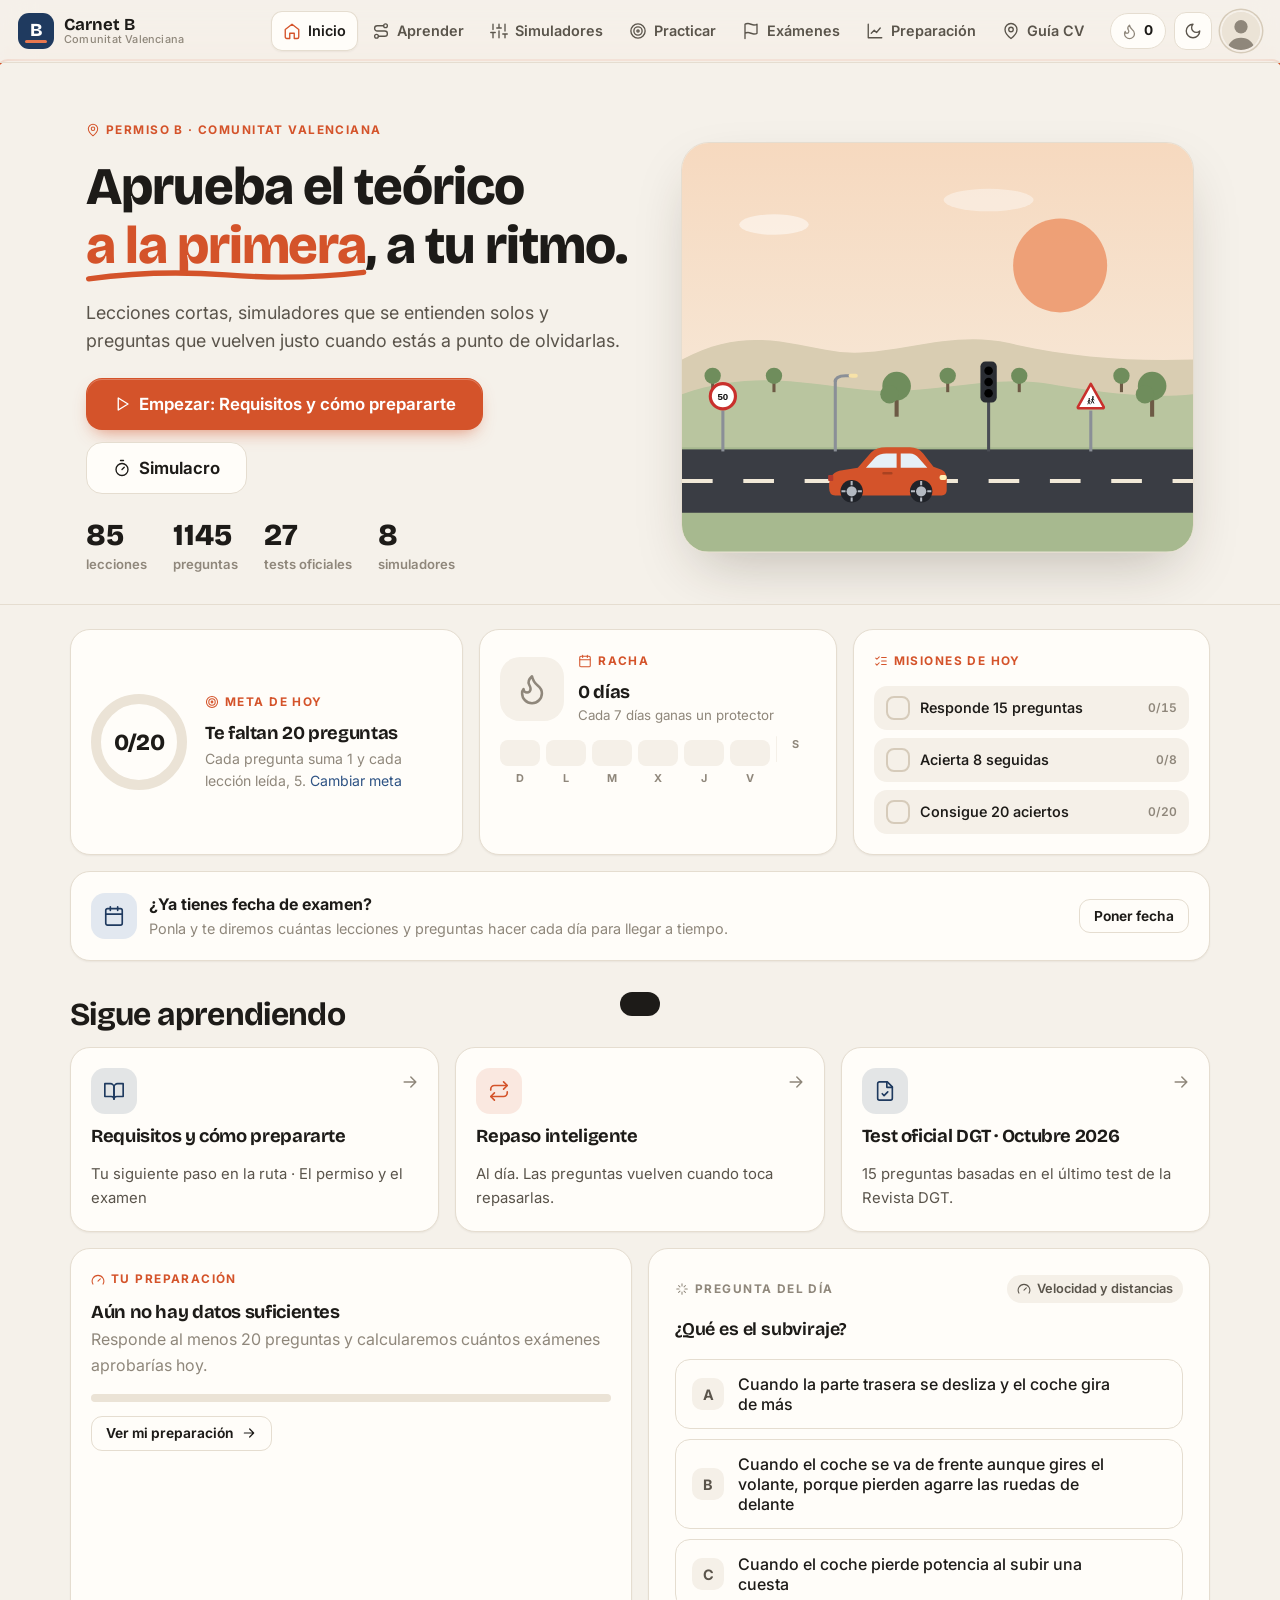
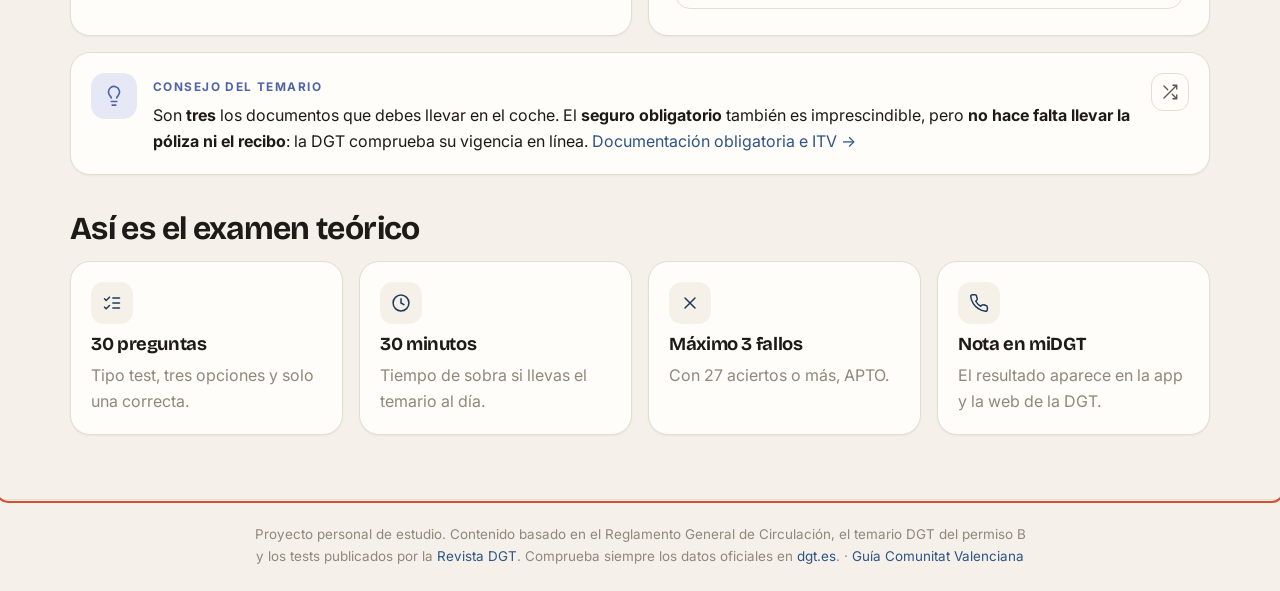
<file: index.html>
<!doctype html>
<html lang="es">
<head>
  <meta charset="utf-8">
  <meta name="viewport" content="width=device-width, initial-scale=1, viewport-fit=cover">
  <title>Carnet B Valencia</title>
  <meta name="description" content="Aprende el teórico del permiso B de la DGT de forma sencilla: ruta guiada, simuladores interactivos, repaso inteligente, tests oficiales de la DGT y simulacros de examen.">
  <meta name="theme-color" content="#f5f1ea" media="(prefers-color-scheme: light)">
  <meta name="theme-color" content="#111315" media="(prefers-color-scheme: dark)">
  <meta property="og:title" content="Carnet B Valencia: aprende el teórico de la DGT">
  <meta property="og:description" content="Ruta guiada, simuladores, repaso inteligente, tests oficiales de la DGT y simulacros.">
  <meta property="og:type" content="website">
  <link rel="manifest" href="manifest.webmanifest">
  <link rel="icon" href="icon.svg" type="image/svg+xml">
  <link rel="apple-touch-icon" href="icon.svg">
  <link rel="preconnect" href="https://fonts.googleapis.com">
  <link rel="preconnect" href="https://fonts.gstatic.com" crossorigin>
  <link rel="stylesheet" href="https://fonts.googleapis.com/css2?family=Bricolage+Grotesque:opsz,wght@12..96,600;12..96,700;12..96,800&family=Inter:wght@400;500;600;700&display=swap">
  <link rel="stylesheet" href="css/styles.css">
  <link rel="stylesheet" href="css/diagramas.css">
  <link rel="stylesheet" href="css/aprender.css">
  <link rel="stylesheet" href="css/practicar.css">
</head>
<body>
  <header class="topbar">
    <a href="#/" class="brand" aria-label="Inicio">
      <span class="brand-logo">B</span>
      <span class="brand-text">Carnet B <small>Comunitat Valenciana</small></span>
    </a>
    <nav class="nav" aria-label="Principal">
      <a href="#/" data-route="" data-ic="home">Inicio</a>
      <a href="#/aprender" data-route="aprender" data-ic="route">Aprender</a>
      <a href="#/simuladores" data-route="simuladores" data-ic="sliders">Simuladores</a>
      <a href="#/practicar" data-route="practicar" data-ic="target">Practicar <span class="badge" id="badge-rep" hidden></span></a>
      <a href="#/examenes" data-route="examenes" data-ic="flag">Exámenes</a>
      <a href="#/progreso" data-route="progreso" data-ic="chart">Preparación</a>
      <a href="#/valencia" data-route="valencia" data-ic="mapPin">Guía CV</a>
    </nav>
    <div class="topbar-actions">
      <a href="#/progreso" class="streak-chip" id="streak-chip" aria-label="Racha y meta diaria"></a>
      <button class="icon-btn" id="theme-toggle" title="Cambiar tema" aria-label="Cambiar tema claro u oscuro"></button>
      <button class="avatar-btn" id="avatar-btn" aria-label="Tu cuenta" aria-haspopup="menu"></button>
    </div>
  </header>

  <main id="app" tabindex="-1"></main>

  <nav class="tabbar" aria-label="Navegación inferior">
    <a href="#/" data-route="" data-ic="home" data-size="22">Inicio</a>
    <a href="#/aprender" data-route="aprender" data-ic="route" data-size="22">Aprender</a>
    <a href="#/practicar" data-route="practicar" data-ic="target" data-size="22">Practicar</a>
    <a href="#/examenes" data-route="examenes" data-ic="flag" data-size="22">Exámenes</a>
    <a href="#/progreso" data-route="progreso" data-ic="chart" data-size="22">Progreso</a>
  </nav>

  <footer class="footer">
    <p>Proyecto personal de estudio. Contenido basado en el Reglamento General de Circulación, el temario DGT del permiso B y los tests publicados por la <a href="https://revista.dgt.es/es/test/" target="_blank" rel="noopener">Revista DGT</a>. Comprueba siempre los datos oficiales en <a href="https://www.dgt.es" target="_blank" rel="noopener">dgt.es</a>. · <a href="#/valencia">Guía Comunitat Valenciana</a></p>
  </footer>

  <div id="toast" class="toast" role="status" aria-live="polite"></div>
  <canvas id="confetti" aria-hidden="true"></canvas>

  <!-- Datos: cada fichero añade a variables globales; si falta alguno, la app sigue funcionando -->
  <script src="data/teoria-examen.js"></script>
  <script src="data/teoria-via.js"></script>
  <script src="data/teoria-senales.js"></script>
  <script src="data/teoria-velocidad.js"></script>
  <script src="data/teoria-prioridad.js"></script>
  <script src="data/teoria-maniobras.js"></script>
  <script src="data/teoria-alumbrado.js"></script>
  <script src="data/teoria-factores.js"></script>
  <script src="data/teoria-seguridad.js"></script>
  <script src="data/teoria-accidentes.js"></script>
  <script src="data/teoria-normas.js"></script>
  <script src="data/teoria-normas-b.js"></script>
  <script src="data/ampliacion-1.js"></script>
  <script src="data/ampliacion-3.js"></script>
  <script src="data/ampliacion-4.js"></script>
  <script src="data/ampliacion-5.js"></script>
  <script src="data/preguntas-a.js"></script>
  <script src="data/preguntas-b.js"></script>
  <script src="data/preguntas-c.js"></script>
  <script src="data/preguntas-d.js"></script>
  <script src="data/preguntas-e.js"></script>
  <script src="data/preguntas-f.js"></script>
  <script src="data/preguntas-g.js"></script>
  <script src="data/preguntas-web.js"></script>
  <script src="data/oficiales-a.js"></script>
  <script src="data/oficiales-b.js"></script>
  <script src="data/oficiales-c.js"></script>
  <script src="data/diagramas-examen.js"></script>
  <script src="data/diagramas-via.js"></script>
  <script src="data/diagramas-senales.js"></script>
  <script src="data/diagramas-velocidad.js"></script>
  <script src="data/diagramas-prioridad.js"></script>
  <script src="data/diagramas-maniobras.js"></script>
  <script src="data/diagramas-alumbrado.js"></script>
  <script src="data/diagramas-factores.js"></script>
  <script src="data/diagramas-seguridad.js"></script>
  <script src="data/diagramas-accidentes.js"></script>
  <script src="data/resumenes-1.js"></script>
  <script src="data/resumenes-2.js"></script>
  <script src="data/flashcards.js"></script>
  <script src="data/info-cv.js"></script>
  <script src="js/config.js"></script>
  <script src="js/cuenta.js"></script>
  <script src="js/icons.js"></script>
  <script src="js/diagramas.js"></script>
  <script src="js/simuladores.js"></script>
  <script src="js/app.js"></script>
  <script>
    if ("serviceWorker" in navigator && location.protocol === "https:") navigator.serviceWorker.register("sw.js").catch(function () {});
  </script>
</body>
</html>
</file>
<file: css/styles.css>
/* ==========================================================================
   Carnet B · Comunitat Valenciana — sistema visual
   Paleta cálida: crema, terracota (naranja valenciana), azul tinta, salvia.
   ========================================================================== */
:root {
  --bg: #f5f1ea; --bg-2: #ede6db;
  --surface: #fffdf9; --surface-2: #f5f0e8; --surface-3: #ebe3d6;
  --text: #1d1b18; --text-2: #5a544b; --muted: #8f877b;
  --border: #e5ddd0; --border-2: #d6cbba;
  --ink: #1f3a5f; --ink-2: #2e5384; --ink-soft: #e2e8f0;
  --primary: #d4532a; --primary-2: #e8774f; --primary-soft: #fae4d9; --on-primary: #fff;
  --ok: #2c8a5c; --ok-soft: #dff0e5; --bad: #c03a31; --bad-soft: #f7e0dc;
  --warn: #c4860f; --warn-soft: #f7ebd0; --tip: #4f63a8; --tip-soft: #e6e9f5;
  --gold: #d9a326;
  --road: #3a3d44; --road-line: #f1e9d8;
  --shadow-sm: 0 1px 2px rgba(45,35,20,.06);
  --shadow: 0 1px 2px rgba(45,35,20,.05), 0 6px 20px -6px rgba(45,35,20,.12);
  --shadow-lg: 0 24px 60px -18px rgba(45,35,20,.28);
  --radius: 20px; --radius-sm: 13px;
  --font: "Inter", system-ui, -apple-system, "Segoe UI", Roboto, sans-serif;
  --display: "Bricolage Grotesque", "Inter", system-ui, sans-serif;
  --ease: cubic-bezier(.2,.8,.2,1);
  --spring: cubic-bezier(.34,1.56,.64,1);
  --sky1: #f6d9bf; --sky2: #f7efe3; --sun: #ee9a6e; --hill1: #d9cdb2; --hill2: #b9c59f; --hill3: #a7b98f; --tree: #6f8d5c;
  color-scheme: light;
}
@media (prefers-color-scheme: dark) {
  :root:not([data-theme="light"]) {
    --bg: #111315; --bg-2: #15181b; --surface: #191c20; --surface-2: #20242a; --surface-3: #282d34;
    --text: #f2eee8; --text-2: #bdb5a9; --muted: #857d72; --border: #2b3036; --border-2: #3a4048;
    --ink: #9fbbe0; --ink-2: #b9cfee; --ink-soft: #1c2735;
    --primary: #ee7448; --primary-2: #f5936e; --primary-soft: #3a2219;
    --ok: #5cc08d; --ok-soft: #163024; --bad: #ef6b61; --bad-soft: #3a1b1a; --warn: #e6b04c; --warn-soft: #33290f; --tip: #9aabea; --tip-soft: #1f2542;
    --road: #2a2d33; --road-line: #d9d1c0;
    --shadow: 0 1px 2px rgba(0,0,0,.3), 0 8px 24px -8px rgba(0,0,0,.5); --shadow-lg: 0 24px 60px -18px rgba(0,0,0,.7);
    --sky1: #1a2236; --sky2: #2b2a33; --sun: #e9c48a; --hill1: #2a3330; --hill2: #24302a; --hill3: #1f2925; --tree: #34503c;
    color-scheme: dark;
  }
}
:root[data-theme="dark"] {
  --bg: #111315; --bg-2: #15181b; --surface: #191c20; --surface-2: #20242a; --surface-3: #282d34;
  --text: #f2eee8; --text-2: #bdb5a9; --muted: #857d72; --border: #2b3036; --border-2: #3a4048;
  --ink: #9fbbe0; --ink-2: #b9cfee; --ink-soft: #1c2735;
  --primary: #ee7448; --primary-2: #f5936e; --primary-soft: #3a2219;
  --ok: #5cc08d; --ok-soft: #163024; --bad: #ef6b61; --bad-soft: #3a1b1a; --warn: #e6b04c; --warn-soft: #33290f; --tip: #9aabea; --tip-soft: #1f2542;
  --road: #2a2d33; --road-line: #d9d1c0;
  --shadow: 0 1px 2px rgba(0,0,0,.3), 0 8px 24px -8px rgba(0,0,0,.5); --shadow-lg: 0 24px 60px -18px rgba(0,0,0,.7);
  --sky1: #1a2236; --sky2: #2b2a33; --sun: #e9c48a; --hill1: #2a3330; --hill2: #24302a; --hill3: #1f2925; --tree: #34503c;
  color-scheme: dark;
}

/* ---------- Base ---------- */
* { box-sizing: border-box; }
html { scroll-behavior: smooth; -webkit-text-size-adjust: 100%; }
body { margin: 0; background: var(--bg); color: var(--text); font-family: var(--font); font-size: 16px; line-height: 1.6; -webkit-font-smoothing: antialiased; overflow-x: hidden; }
a { color: var(--ink-2); text-decoration: none; }
a:hover { text-decoration: underline; text-underline-offset: 3px; }
h1, h2, h3, h4 { font-family: var(--display); line-height: 1.12; margin: 0 0 .45em; letter-spacing: -.02em; font-weight: 700; }
h1 { font-size: clamp(2rem, 4.6vw, 3.3rem); font-weight: 800; }
h2 { font-size: clamp(1.45rem, 3vw, 2rem); }
h3 { font-size: 1.15rem; }
p { margin: 0 0 1em; }
button { font-family: inherit; cursor: pointer; color: inherit; }
.ic { flex: none; vertical-align: middle; }
:focus-visible { outline: 2.5px solid var(--primary); outline-offset: 2px; border-radius: 8px; }
::selection { background: var(--primary-soft); }
main { min-height: calc(100vh - 140px); outline: none; }
.wrap { max-width: 1180px; margin: 0 auto; padding: 28px 20px 64px; }
.narrow { max-width: 820px; }
.muted { color: var(--muted); }
.center { text-align: center; }
.row { display: flex; gap: 12px; flex-wrap: wrap; align-items: center; }
.spacer { flex: 1; }
.eyebrow { font-size: .74rem; font-weight: 700; letter-spacing: .12em; text-transform: uppercase; color: var(--primary); display: inline-flex; align-items: center; gap: 6px; }
.section-title { display: flex; align-items: end; justify-content: space-between; gap: 12px; margin: 36px 0 14px; flex-wrap: wrap; }
.section-title h2 { margin: 0; }

/* ---------- Topbar ---------- */
.topbar { position: sticky; top: 0; z-index: 50; display: flex; align-items: center; gap: 14px; padding: 10px 18px; background: color-mix(in srgb, var(--bg) 80%, transparent); backdrop-filter: saturate(1.4) blur(16px); -webkit-backdrop-filter: saturate(1.4) blur(16px); border-bottom: 1px solid var(--border); }
.brand { display: flex; align-items: center; gap: 10px; color: var(--text); text-decoration: none !important; }
.brand-logo { width: 36px; height: 36px; border-radius: 11px; display: grid; place-items: center; background: var(--ink); color: #fff; font-family: var(--display); font-weight: 800; font-size: 1.15rem; position: relative; overflow: hidden; }
.brand-logo::after { content: ""; position: absolute; left: 7px; right: 7px; bottom: 6px; height: 3px; border-radius: 3px; background: var(--primary-2); }
.brand-text { font-family: var(--display); font-weight: 700; line-height: 1.05; font-size: 1.05rem; }
.brand-text small { display: block; font-family: var(--font); font-size: .68rem; color: var(--muted); font-weight: 500; letter-spacing: .02em; }
.nav { display: flex; gap: 2px; margin-left: auto; }
.nav a { display: inline-flex; align-items: center; gap: 7px; color: var(--text-2); padding: 8px 12px; border-radius: 11px; font-weight: 600; font-size: .9rem; text-decoration: none; transition: background .2s, color .2s; position: relative; white-space: nowrap; }
.nav a:hover { background: var(--surface-2); color: var(--text); }
.nav a.active { color: var(--text); background: var(--surface); box-shadow: var(--shadow-sm), inset 0 0 0 1px var(--border); }
.nav a.active .ic { color: var(--primary); }
.badge { display: inline-grid; place-items: center; min-width: 19px; height: 19px; padding: 0 5px; border-radius: 99px; background: var(--primary); color: #fff; font-size: .68rem; font-weight: 700; }
.badge[hidden] { display: none; }
.topbar-actions { display: flex; gap: 8px; align-items: center; }
.icon-btn { width: 38px; height: 38px; border-radius: 12px; border: 1px solid var(--border); background: var(--surface); color: var(--text-2); display: grid; place-items: center; transition: transform .25s var(--spring), color .2s; }
.icon-btn:hover { transform: rotate(-10deg); color: var(--text); }
.streak-chip { display: inline-flex; align-items: center; gap: 8px; padding: 4px 12px 4px 4px; border-radius: 99px; border: 1px solid var(--border); background: var(--surface); font-weight: 700; font-size: .85rem; color: var(--text); text-decoration: none !important; }
.streak-chip .goal-ring { width: 30px; height: 30px; }
.streak-chip .fl { color: var(--primary); display: inline-flex; }
.streak-chip.off .fl { color: var(--muted); }
.streak-chip.bump { animation: pop .6s var(--spring); }

/* Barra inferior móvil */
.tabbar { display: none; }
@media (max-width: 900px) {
  .nav { display: none; }
  .topbar-actions { margin-left: auto; }
  .tabbar { display: grid; grid-template-columns: repeat(5, 1fr); position: fixed; left: 0; right: 0; bottom: 0; z-index: 60; background: color-mix(in srgb, var(--surface) 92%, transparent); backdrop-filter: blur(16px); -webkit-backdrop-filter: blur(16px); border-top: 1px solid var(--border); padding: 6px 6px calc(6px + env(safe-area-inset-bottom)); }
  .tabbar a { display: flex; flex-direction: column; align-items: center; gap: 2px; padding: 6px 2px; border-radius: 12px; font-size: .68rem; font-weight: 600; color: var(--muted); text-decoration: none !important; transition: color .2s; }
  .tabbar a.active { color: var(--primary); }
  .tabbar a.active .ic { animation: pop .45s var(--spring); }
  body { padding-bottom: 72px; }
  .brand-text small { display: none; }
}

/* ---------- Botones ---------- */
.btn { display: inline-flex; align-items: center; justify-content: center; gap: 8px; padding: 12px 20px; border-radius: 14px; border: 1px solid transparent; font-weight: 650; font-size: .96rem; text-decoration: none !important; transition: transform .18s var(--ease), box-shadow .2s, background .2s, color .2s; user-select: none; line-height: 1.2; position: relative; overflow: hidden; }
.btn:active { transform: scale(.97); }
.btn-primary { background: var(--primary); color: var(--on-primary); box-shadow: 0 1px 0 rgba(255,255,255,.25) inset, 0 8px 18px -8px color-mix(in srgb, var(--primary) 70%, transparent); }
.btn-primary:hover { background: color-mix(in srgb, var(--primary) 90%, #000); transform: translateY(-1px); }
.btn-ink { background: var(--ink); color: #fff; }
:root[data-theme="dark"] .btn-ink { color: #111; }
.btn-ghost { background: var(--surface); color: var(--text); border-color: var(--border); }
.btn-ghost:hover { background: var(--surface-2); border-color: var(--border-2); }
.btn-ok { background: var(--ok); color: #fff; }
.btn-sm { padding: 8px 14px; font-size: .86rem; border-radius: 11px; }
.btn-lg { padding: 15px 26px; font-size: 1.05rem; border-radius: 16px; }
.btn[disabled] { opacity: .45; pointer-events: none; }
.btn .ic { transition: transform .25s var(--ease); }
.btn:hover .ic-move { transform: translateX(3px); }
.btn::after { content: ""; position: absolute; inset: 0; background: radial-gradient(circle at var(--rx, 50%) var(--ry, 50%), rgba(255,255,255,.35), transparent 40%); opacity: 0; transition: opacity .4s; }
.btn.rippling::after { opacity: 1; transition: none; }
.pulse-ring { animation: ring 2s var(--ease) infinite; }
@keyframes ring { 0% { box-shadow: 0 0 0 0 color-mix(in srgb, var(--primary) 50%, transparent); } 70% { box-shadow: 0 0 0 12px transparent; } 100% { box-shadow: 0 0 0 0 transparent; } }

/* ---------- Cards / grid ---------- */
.card { background: var(--surface); border: 1px solid var(--border); border-radius: var(--radius); padding: 20px; box-shadow: var(--shadow-sm); }
.card-flat { background: var(--surface-2); border-radius: var(--radius); padding: 20px; }
.grid { display: grid; gap: 16px; }
.grid-2 { grid-template-columns: repeat(auto-fit, minmax(min(100%, 320px), 1fr)); }
.grid-3 { grid-template-columns: repeat(auto-fit, minmax(min(100%, 260px), 1fr)); }
.grid-4 { grid-template-columns: repeat(auto-fit, minmax(min(100%, 200px), 1fr)); }
.tile { display: flex; flex-direction: column; gap: 8px; color: var(--text); text-decoration: none !important; transition: transform .3s var(--ease), box-shadow .3s, border-color .3s; position: relative; overflow: hidden; }
.tile:hover { transform: translateY(-3px); box-shadow: var(--shadow); border-color: var(--border-2); }
.tile .t-ic { width: 46px; height: 46px; border-radius: 14px; display: grid; place-items: center; background: color-mix(in srgb, var(--c, var(--ink)) 12%, transparent); color: var(--c, var(--ink)); margin-bottom: 4px; transition: transform .35s var(--spring); }
.tile:hover .t-ic { transform: rotate(-8deg) scale(1.08); }
.tile p { color: var(--text-2); margin: 0; font-size: .93rem; }
.tile .go { position: absolute; right: 18px; top: 20px; color: var(--muted); transition: transform .3s var(--ease), color .3s; }
.tile:hover .go { transform: translateX(4px); color: var(--primary); }

/* ---------- Hero ilustrado ---------- */
.hero { position: relative; overflow: hidden; border-bottom: 1px solid var(--border); }
.hero-inner { max-width: 1140px; margin: 0 auto; padding: 56px 16px 28px; display: grid; gap: 28px; grid-template-columns: 1.05fr .95fr; align-items: center; position: relative; z-index: 2; }
@media (max-width: 860px) { .hero-inner { grid-template-columns: 1fr; padding-top: 34px; } }
.hero h1 em { font-style: normal; color: var(--primary); position: relative; white-space: nowrap; }
.hero h1 em svg { position: absolute; left: 0; bottom: -.12em; width: 100%; height: .3em; overflow: visible; }
.hero h1 em path { stroke: var(--primary); stroke-width: 4; fill: none; stroke-linecap: round; stroke-dasharray: 300; stroke-dashoffset: 300; animation: draw 1.2s .5s var(--ease) forwards; }
@keyframes draw { to { stroke-dashoffset: 0; } }
.lead { font-size: 1.12rem; color: var(--text-2); max-width: 540px; }
.hero-scene { position: relative; border-radius: 28px; overflow: hidden; aspect-ratio: 5 / 4; box-shadow: var(--shadow-lg); border: 1px solid var(--border); }
.hero-scene svg { width: 100%; height: 100%; display: block; }
.par-1 { animation: slide 60s linear infinite; } .par-2 { animation: slide 28s linear infinite; } .par-3 { animation: slide 9s linear infinite; }
@keyframes slide { to { transform: translateX(-500px); } }
.dash-move { animation: dash .6s linear infinite; }
@keyframes dash { to { stroke-dashoffset: -60; } }
.wheel { animation: spin .5s linear infinite; transform-box: fill-box; transform-origin: center; }
@keyframes spin { to { transform: rotate(360deg); } }
.bounce { animation: carBounce .9s ease-in-out infinite; }
@keyframes carBounce { 50% { transform: translateY(-1.2px); } }
.tl-r { animation: tlr 6s infinite; } .tl-a { animation: tla 6s infinite; } .tl-v { animation: tlv 6s infinite; }
@keyframes tlr { 0%,40% { fill: #e5483b; } 41%,100% { fill: #4a4d55; } }
@keyframes tla { 0%,40% { fill: #4a4d55; } 41%,52% { fill: #f2b425; } 53%,100% { fill: #4a4d55; } }
@keyframes tlv { 0%,52% { fill: #4a4d55; } 53%,100% { fill: #34a56a; } }
.sun-glow { animation: glow 5s ease-in-out infinite; transform-box: fill-box; transform-origin: center; }
@keyframes glow { 50% { transform: scale(1.05); opacity: .85; } }
.hero-stats { display: flex; gap: 26px; margin-top: 26px; flex-wrap: wrap; }
.hero-stats div b { display: block; font-family: var(--display); font-size: 1.9rem; font-weight: 800; line-height: 1; color: var(--text); }
.hero-stats div span { font-size: .82rem; color: var(--muted); font-weight: 600; }

/* ---------- Panel "Hoy" ---------- */
.today { display: grid; grid-template-columns: 1.1fr 1fr 1fr; gap: 16px; margin-top: -4px; }
@media (max-width: 900px) { .today { grid-template-columns: 1fr; } }
.goal-card { display: flex; gap: 18px; align-items: center; }
.goal-ring { width: 96px; height: 96px; flex: none; }
.goal-ring circle { fill: none; }
.goal-ring .bg { stroke: var(--surface-3); }
.goal-ring .fg { stroke: var(--primary); stroke-linecap: round; transform: rotate(-90deg); transform-origin: center; transition: stroke-dashoffset 1.2s var(--ease); }
.goal-ring.done .fg { stroke: var(--ok); }
.goal-ring text { font-family: var(--display); font-weight: 800; fill: var(--text); }
.streak-big { display: flex; align-items: center; gap: 14px; }
.flame-wrap { width: 64px; height: 64px; border-radius: 20px; display: grid; place-items: center; background: var(--primary-soft); color: var(--primary); flex: none; }
.flame-wrap.off { background: var(--surface-2); color: var(--muted); }
.flame-wrap svg { animation: flicker 1.8s ease-in-out infinite; transform-origin: bottom center; }
.flame-wrap.off svg { animation: none; }
@keyframes flicker { 0%,100% { transform: scale(1) rotate(-2deg); } 25% { transform: scale(1.06, .96) rotate(2deg); } 50% { transform: scale(.97, 1.05) rotate(-1deg); } 75% { transform: scale(1.04) rotate(1deg); } }
.week { display: flex; gap: 6px; margin-top: 12px; }
.week .d { flex: 1; text-align: center; font-size: .68rem; font-weight: 700; color: var(--muted); }
.week .d i { display: block; height: 26px; border-radius: 8px; background: var(--surface-2); margin-bottom: 4px; transition: background .3s; position: relative; }
.week .d.on i { background: var(--primary); }
.week .d.frz i { background: var(--tip-soft); box-shadow: inset 0 0 0 2px var(--tip); }
.week .d.today i { box-shadow: inset 0 0 0 2px var(--primary); }
.week .d.on.today i { box-shadow: none; }
.missions { display: grid; gap: 8px; }
.mission { display: flex; gap: 10px; align-items: center; padding: 10px 12px; border-radius: 13px; background: var(--surface-2); font-size: .9rem; font-weight: 550; }
.mission .mc { width: 24px; height: 24px; border-radius: 8px; border: 2px solid var(--border-2); display: grid; place-items: center; flex: none; color: #fff; transition: all .3s var(--spring); }
.mission.done .mc { background: var(--ok); border-color: var(--ok); transform: rotate(-8deg); }
.mission.done span { color: var(--muted); text-decoration: line-through; }
.mission small { margin-left: auto; color: var(--muted); font-weight: 600; font-variant-numeric: tabular-nums; }

/* ---------- Ruta ---------- */
.units { display: grid; gap: 18px; }
.unit { border-radius: var(--radius); border: 1px solid var(--border); background: var(--surface); overflow: hidden; }
.unit-head { display: flex; gap: 16px; align-items: center; padding: 18px 20px; background: linear-gradient(90deg, color-mix(in srgb, var(--c) 10%, transparent), transparent 70%); cursor: pointer; }
.unit-head .u-ic { width: 52px; height: 52px; border-radius: 16px; display: grid; place-items: center; background: var(--c); color: #fff; flex: none; }
.unit-head h3 { margin: 0; }
.unit-head p { margin: 2px 0 0; color: var(--text-2); font-size: .9rem; }
.unit-meter { min-width: 120px; text-align: right; font-size: .8rem; color: var(--muted); font-weight: 600; }
.unit-meter .bar { height: 7px; border-radius: 99px; background: var(--surface-3); overflow: hidden; margin-top: 6px; }
.unit-meter .bar i { display: block; height: 100%; width: 0; background: var(--c); border-radius: 99px; transition: width 1.1s var(--ease); }
.path { position: relative; padding: 10px 20px 26px; display: grid; gap: 4px; }
.node { --c2: var(--c); display: flex; align-items: center; gap: 16px; padding: 8px 10px; border-radius: 16px; text-decoration: none !important; color: var(--text); position: relative; transition: background .2s; }
.node:hover { background: var(--surface-2); }
.node .dot { width: 46px; height: 46px; border-radius: 50%; display: grid; place-items: center; flex: none; background: var(--surface); border: 2.5px solid var(--border-2); color: var(--muted); position: relative; z-index: 1; transition: transform .3s var(--spring); }
.node:hover .dot { transform: scale(1.08); }
.node.done .dot { background: var(--c2); border-color: var(--c2); color: #fff; }
.node.next .dot { border-color: var(--c2); color: var(--c2); box-shadow: 0 0 0 5px color-mix(in srgb, var(--c2) 18%, transparent); animation: nodePulse 2s var(--ease) infinite; }
@keyframes nodePulse { 50% { box-shadow: 0 0 0 10px color-mix(in srgb, var(--c2) 6%, transparent); } }
.node::before { content: ""; position: absolute; left: 32px; top: -6px; height: 14px; width: 2.5px; background: var(--border-2); }
.node:first-child::before { display: none; }
.node.done::before { background: var(--c2); }
.node .nt { flex: 1; min-width: 0; }
.node .nt b { display: block; font-weight: 600; font-size: .96rem; }
.node .nt small { color: var(--muted); font-size: .8rem; }
.node .tag-next { font-size: .72rem; font-weight: 700; color: #fff; background: var(--c2); padding: 3px 9px; border-radius: 99px; }
.stars { display: inline-flex; gap: 2px; color: var(--surface-3); }
.stars .on { color: var(--gold); }
.stars .ic { fill: currentColor; stroke: none; }

/* ---------- Lecciones ---------- */
.crumbs { font-size: .86rem; color: var(--muted); margin-bottom: 12px; display: flex; gap: 6px; align-items: center; flex-wrap: wrap; }
.crumbs a { color: var(--muted); }
.lesson { font-size: 1.04rem; }
.lesson ul { padding-left: 0; list-style: none; margin: 0 0 1.2em; }
.lesson ul li { position: relative; padding-left: 26px; margin-bottom: 8px; }
.lesson ul li::before { content: ""; position: absolute; left: 6px; top: .62em; width: 8px; height: 8px; border-radius: 2px; background: var(--c, var(--primary)); transform: rotate(45deg); }
.lesson > .rv { opacity: 0; transform: translateY(8px); transition: opacity .45s var(--ease), transform .45s var(--ease); }
.lesson > .rv.in { opacity: 1; transform: none; }
.box { border-radius: 16px; padding: 16px 18px 16px 56px; margin: 0 0 1.2em; position: relative; border: 1px solid transparent; }
.box .bx-ic { position: absolute; left: 16px; top: 15px; width: 26px; height: 26px; border-radius: 8px; display: grid; place-items: center; }
.box b.tag { display: block; font-size: .7rem; text-transform: uppercase; letter-spacing: .1em; margin-bottom: 3px; }
.box-clave { background: var(--ink-soft); border-color: color-mix(in srgb, var(--ink) 18%, transparent); } .box-clave .bx-ic { background: var(--ink); color: #fff; } .box-clave b.tag { color: var(--ink); }
.box-truco { background: var(--tip-soft); border-color: color-mix(in srgb, var(--tip) 22%, transparent); } .box-truco .bx-ic { background: var(--tip); color: #fff; } .box-truco b.tag { color: var(--tip); }
.box-aviso { background: var(--warn-soft); border-color: color-mix(in srgb, var(--warn) 28%, transparent); } .box-aviso .bx-ic { background: var(--warn); color: #fff; } .box-aviso b.tag { color: var(--warn); }
.table-wrap { overflow-x: auto; margin: 0 0 1.2em; border-radius: 16px; border: 1px solid var(--border); }
table { border-collapse: collapse; width: 100%; font-size: .94rem; background: var(--surface); }
th, td { padding: 10px 14px; text-align: left; border-bottom: 1px solid var(--border); }
th { background: var(--surface-2); font-weight: 700; font-size: .82rem; color: var(--text-2); }
tr:last-child td { border-bottom: 0; }
.sign-block { display: flex; gap: 18px; align-items: center; background: var(--surface); border: 1px solid var(--border); border-radius: 16px; padding: 14px 18px; margin: 0 0 1.2em; }
.sign-block svg { flex: none; width: 78px; height: 78px; transition: transform .5s var(--spring); filter: drop-shadow(0 4px 8px rgba(0,0,0,.12)); }
.sign-block:hover svg { transform: scale(1.1) rotate(-5deg); }
.sign-block h4 { margin: 0 0 4px; font-family: var(--font); font-weight: 700; }
.sign-block p { margin: 0; color: var(--text-2); font-size: .95rem; }
.lesson-tools { display: flex; gap: 8px; flex-wrap: wrap; margin-bottom: 20px; }
.lesson-nav { display: flex; gap: 12px; justify-content: space-between; margin-top: 30px; padding-top: 20px; border-top: 1px solid var(--border); flex-wrap: wrap; }
.reading-bar { position: fixed; top: 0; left: 0; height: 3px; background: var(--primary); z-index: 70; width: 0; }
.speaking { outline: 2.5px solid var(--primary-2); outline-offset: 5px; border-radius: 10px; }
.resumen { position: relative; overflow: hidden; border-radius: 22px; padding: 22px 24px; margin: 0 0 28px; background: var(--c, var(--ink)); color: #fff; }
.resumen::before { content: ""; position: absolute; right: -60px; top: -60px; width: 220px; height: 220px; border-radius: 50%; background: rgba(255,255,255,.08); }
.resumen::after { content: ""; position: absolute; right: 40px; bottom: -80px; width: 160px; height: 160px; border-radius: 50%; background: rgba(255,255,255,.06); }
.resumen .rs-tag { font-size: .7rem; letter-spacing: .14em; text-transform: uppercase; font-weight: 700; opacity: .85; display: flex; gap: 6px; align-items: center; }
.resumen .rs-idea { font-family: var(--display); font-size: 1.25rem; font-weight: 700; margin: 8px 0 14px; line-height: 1.3; position: relative; }
.resumen ol { list-style: none; padding: 0; margin: 0 0 12px; display: grid; gap: 8px; position: relative; }
.resumen ol li { display: flex; gap: 10px; align-items: center; background: rgba(255,255,255,.12); padding: 9px 12px; border-radius: 12px; animation: slideIn .6s var(--ease) both; }
.resumen ol li:nth-child(2) { animation-delay: .1s; } .resumen ol li:nth-child(3) { animation-delay: .2s; }
.resumen ol li b.n { flex: none; width: 24px; height: 24px; border-radius: 8px; background: #fff; color: var(--c, var(--ink)); display: grid; place-items: center; font-size: .78rem; }
.resumen .rs-rec { opacity: .92; margin: 0; position: relative; display: flex; gap: 8px; align-items: flex-start; font-size: .95rem; }
@keyframes slideIn { from { opacity: 0; transform: translateX(-16px); } to { opacity: 1; transform: none; } }
.sim-launch { display: flex; gap: 18px; align-items: center; padding: 18px 20px; border-radius: 20px; background: var(--surface); border: 1px dashed var(--border-2); margin: 26px 0 0; color: var(--text); text-decoration: none !important; transition: border-color .3s, transform .3s var(--ease); }
.sim-launch:hover { border-color: var(--primary); transform: translateY(-2px); }
.sim-launch .t-ic { width: 52px; height: 52px; border-radius: 16px; background: var(--primary-soft); color: var(--primary); display: grid; place-items: center; flex: none; }

/* ---------- Preguntas ---------- */
.q-card { padding: 26px; }
.q-head { display: flex; justify-content: space-between; align-items: center; gap: 10px; margin-bottom: 14px; font-size: .85rem; color: var(--muted); font-weight: 600; flex-wrap: wrap; }
.q-tema { display: inline-flex; align-items: center; gap: 6px; padding: 4px 10px; border-radius: 99px; background: var(--surface-2); color: var(--text-2); font-size: .8rem; font-weight: 600; }
.q-text { font-family: var(--display); font-size: 1.28rem; font-weight: 650; margin-bottom: 18px; line-height: 1.35; letter-spacing: -.01em; }
.q-sign { display: flex; justify-content: center; margin: 0 0 18px; }
.q-sign svg { width: 118px; height: 118px; animation: signIn .6s var(--spring); filter: drop-shadow(0 6px 12px rgba(0,0,0,.14)); }
@keyframes signIn { from { transform: scale(.5) rotate(-14deg); opacity: 0; } }
.options { display: grid; gap: 10px; }
.opt { display: flex; gap: 14px; align-items: center; text-align: left; width: 100%; padding: 14px 16px; border-radius: 15px; border: 1.5px solid var(--border); background: var(--surface); color: var(--text); font-size: 1rem; font-weight: 500; transition: border-color .2s, background .25s, transform .2s var(--ease); position: relative; overflow: hidden; }
.opt:hover:not([disabled]) { border-color: var(--border-2); background: var(--surface-2); transform: translateX(3px); }
.opt .letter { flex: none; width: 32px; height: 32px; border-radius: 10px; display: grid; place-items: center; background: var(--surface-2); font-weight: 700; color: var(--text-2); font-size: .9rem; transition: all .3s var(--spring); }
.opt .mark { margin-left: auto; flex: none; opacity: 0; }
.opt.selected { border-color: var(--ink); background: var(--ink-soft); }
.opt.selected .letter { background: var(--ink); color: #fff; }
.opt.correct { border-color: var(--ok); background: var(--ok-soft); }
.opt.correct .letter { background: var(--ok); color: #fff; transform: scale(1.08); }
.opt.correct .mark { opacity: 1; color: var(--ok); }
.opt.correct .mark path { stroke-dasharray: 30; stroke-dashoffset: 30; animation: draw .5s .1s var(--ease) forwards; }
.opt.wrong { border-color: var(--bad); background: var(--bad-soft); animation: shake .45s; }
.opt.wrong .letter { background: var(--bad); color: #fff; }
.opt.wrong .mark { opacity: 1; color: var(--bad); }
.opt[disabled] { cursor: default; }
.opt.dim { opacity: .55; }
@keyframes shake { 15%,55% { transform: translateX(-6px); } 35%,75% { transform: translateX(6px); } }
.explain { margin-top: 16px; padding: 14px 16px 14px 18px; border-radius: 15px; background: var(--surface-2); border-left: 4px solid var(--ok); animation: rise .45s var(--ease) both; }
.explain.bad { border-left-color: var(--bad); }
.explain b { display: flex; gap: 6px; align-items: center; margin-bottom: 4px; }
@keyframes rise { from { opacity: 0; transform: translateY(10px); } to { opacity: 1; transform: none; } }
.q-progress { display: flex; gap: 4px; margin-bottom: 18px; }
.q-progress i { flex: 1; height: 6px; border-radius: 99px; background: var(--surface-3); transition: background .35s, transform .35s var(--spring); }
.q-progress i.ok { background: var(--ok); } .q-progress i.ko { background: var(--bad); } .q-progress i.cur { background: var(--ink); transform: scaleY(1.4); }
.combo { display: inline-flex; align-items: center; gap: 6px; font-weight: 700; color: var(--primary); font-size: .9rem; }
.combo.pop { animation: pop .5s var(--spring); }
.mini-quiz { margin: 0 0 1.4em; }
.mini-quiz .card { border-style: dashed; border-width: 1.5px; }

.exam-bar { position: sticky; top: 59px; z-index: 20; display: flex; gap: 14px; align-items: center; flex-wrap: wrap; padding: 12px 16px; margin-bottom: 18px; background: var(--surface); border: 1px solid var(--border); border-radius: 16px; box-shadow: var(--shadow); }
.timer { font-variant-numeric: tabular-nums; font-weight: 800; font-size: 1.25rem; display: flex; gap: 8px; align-items: center; font-family: var(--display); }
.timer.low { color: var(--bad); animation: blink 1s infinite; }
@keyframes blink { 50% { opacity: .5; } }
.exam-grid { display: grid; grid-template-columns: repeat(10, 1fr); gap: 6px; margin-top: 18px; }
@media (max-width: 520px) { .exam-grid { grid-template-columns: repeat(6, 1fr); } }
.exam-grid button { aspect-ratio: 1; border-radius: 10px; border: 1.5px solid var(--border); background: var(--surface); font-weight: 700; color: var(--text-2); font-size: .82rem; transition: all .2s; }
.exam-grid button.answered { background: var(--ink-soft); border-color: var(--ink); color: var(--ink); }
.exam-grid button.current { border-color: var(--primary); box-shadow: 0 0 0 3px var(--primary-soft); }
.exam-grid button.ok { background: var(--ok); border-color: var(--ok); color: #fff; }
.exam-grid button.ko { background: var(--bad); border-color: var(--bad); color: #fff; }
.result-hero { text-align: center; padding: 40px 22px; }
.verdict { font-family: var(--display); font-size: 2.6rem; font-weight: 800; letter-spacing: .02em; animation: pop .7s var(--spring); }
.verdict.ok { color: var(--ok); } .verdict.ko { color: var(--bad); }
.ring { width: 160px; height: 160px; margin: 10px auto 16px; display: block; }
.ring circle { fill: none; stroke-width: 12; }
.ring .bg { stroke: var(--surface-3); }
.ring .fg { stroke-linecap: round; transform: rotate(-90deg); transform-origin: center; transition: stroke-dashoffset 1.4s var(--ease); }
.ring text { font-family: var(--display); font-weight: 800; font-size: 32px; fill: var(--text); }
@keyframes pop { 0% { transform: scale(.6); opacity: 0; } 60% { transform: scale(1.08); opacity: 1; } 100% { transform: scale(1); } }

.chips { display: flex; flex-wrap: wrap; gap: 8px; }
.chip { display: inline-flex; align-items: center; gap: 6px; padding: 8px 14px; border-radius: 99px; border: 1.5px solid var(--border); background: var(--surface); color: var(--text-2); font-weight: 600; font-size: .88rem; transition: all .2s; }
.chip:hover { border-color: var(--border-2); color: var(--text); }
.chip.on { background: var(--ink); border-color: var(--ink); color: #fff; }
:root[data-theme="dark"] .chip.on { color: #111; }
@media (prefers-color-scheme: dark) { :root:not([data-theme="light"]) .chip.on, :root:not([data-theme="light"]) .btn-ink { color: #111; } }
.field-label { font-weight: 700; margin: 20px 0 10px; display: block; font-size: .92rem; }
.seg { display: inline-flex; padding: 3px; background: var(--surface-2); border-radius: 13px; gap: 2px; }
.seg button { border: 0; background: transparent; color: var(--text-2); padding: 8px 14px; font-weight: 600; font-size: .88rem; border-radius: 10px; transition: all .25s var(--ease); display: inline-flex; gap: 6px; align-items: center; }
.seg button.on { background: var(--surface); color: var(--text); box-shadow: var(--shadow-sm), 0 0 0 1px var(--border); }

/* ---------- Señales ---------- */
.sign-card { perspective: 900px; cursor: pointer; }
.flip { position: relative; height: 230px; transform-style: preserve-3d; transition: transform .6s cubic-bezier(.25,.8,.25,1); }
.sign-card.flipped .flip { transform: rotateY(180deg); }
.flip > div { position: absolute; inset: 0; backface-visibility: hidden; -webkit-backface-visibility: hidden; border-radius: var(--radius); background: var(--surface); border: 1px solid var(--border); display: flex; flex-direction: column; align-items: center; justify-content: center; padding: 16px; gap: 10px; }
.flip .back { transform: rotateY(180deg); text-align: left; justify-content: flex-start; overflow: auto; font-size: .9rem; color: var(--text-2); background: var(--surface-2); }
.flip .back h4 { color: var(--text); margin: 0; font-size: 1rem; font-family: var(--font); }
.flip svg { width: 108px; height: 108px; transition: transform .4s var(--spring); filter: drop-shadow(0 6px 10px rgba(0,0,0,.12)); }
.sign-card:hover .front svg { transform: scale(1.07) rotate(-3deg); }
.flip .front .nm { font-weight: 700; font-size: .85rem; color: var(--text-2); font-variant-numeric: tabular-nums; }

/* ---------- Tarjetas ---------- */
.fc-stage { position: relative; max-width: 540px; margin: 0 auto; height: 330px; perspective: 1400px; }
.fc { position: absolute; inset: 0; cursor: pointer; transform-style: preserve-3d; transition: transform .6s cubic-bezier(.25,.8,.25,1); }
.fc.flipped { transform: rotateY(180deg); }
.fc.out-left { transition: transform .45s ease-in, opacity .45s; transform: translateX(-130%) rotate(-18deg); opacity: 0; }
.fc.out-right { transition: transform .45s ease-in, opacity .45s; transform: translateX(130%) rotate(18deg); opacity: 0; }
.fc.enter { animation: cardIn .55s var(--spring); }
@keyframes cardIn { from { transform: translateY(30px) scale(.92); opacity: 0; } }
.fc > div { position: absolute; inset: 0; backface-visibility: hidden; -webkit-backface-visibility: hidden; border-radius: 28px; display: flex; flex-direction: column; align-items: center; justify-content: center; text-align: center; padding: 30px; box-shadow: var(--shadow-lg); }
.fc .ff { background: var(--c, var(--ink)); color: #fff; }
.fc .ff::before { content: ""; position: absolute; inset: 14px; border: 1px solid rgba(255,255,255,.18); border-radius: 18px; pointer-events: none; }
.fc .fb { background: var(--surface); border: 1.5px solid var(--border); transform: rotateY(180deg); }
.fc .f-ic { width: 54px; height: 54px; border-radius: 16px; background: rgba(255,255,255,.15); display: grid; place-items: center; margin-bottom: 14px; }
.fc .ft { font-family: var(--display); font-size: 1.4rem; font-weight: 700; line-height: 1.3; }
.fc .fd { font-family: var(--display); font-size: 1.45rem; font-weight: 650; }
.fc .fn { margin-top: 12px; color: var(--text-2); font-size: .92rem; }
.fc-hint { position: absolute; bottom: 20px; font-size: .76rem; opacity: .7; display: flex; gap: 6px; align-items: center; }
.fc-actions { display: flex; justify-content: center; gap: 12px; margin-top: 24px; flex-wrap: wrap; }
.fc-actions .btn { min-width: 160px; }
.btn-bad { background: var(--bad-soft); color: var(--bad); }
.btn-good { background: var(--ok-soft); color: var(--ok); }

/* ---------- Preparación ---------- */
.ready { display: grid; grid-template-columns: 280px 1fr; gap: 26px; align-items: center; }
@media (max-width: 760px) { .ready { grid-template-columns: 1fr; } }
.gauge { width: 100%; max-width: 280px; margin: 0 auto; display: block; }
.gauge .arc-bg { stroke: var(--surface-3); }
.gauge .arc { transition: stroke-dashoffset 1.6s var(--ease); }
.gauge text { font-family: var(--display); fill: var(--text); }
.ten { display: flex; gap: 6px; margin: 14px 0 6px; flex-wrap: wrap; }
.ten span { width: 30px; height: 38px; border-radius: 8px; display: grid; place-items: center; background: var(--surface-2); color: var(--muted); animation: pop .5s var(--spring) both; }
.ten span.ok { background: var(--ok-soft); color: var(--ok); }
.mastery { display: grid; gap: 14px; }
.m-row { display: grid; grid-template-columns: 38px 1fr auto; gap: 12px; align-items: center; }
.m-row .m-ic { width: 38px; height: 38px; border-radius: 12px; display: grid; place-items: center; background: color-mix(in srgb, var(--c) 14%, transparent); color: var(--c); }
.m-row .m-t { font-weight: 600; font-size: .92rem; display: flex; justify-content: space-between; gap: 8px; }
.m-row .m-t small { color: var(--muted); font-weight: 600; }
.stack { display: flex; height: 10px; border-radius: 99px; overflow: hidden; background: var(--surface-3); margin-top: 6px; }
.stack i { display: block; height: 100%; width: 0; transition: width 1.2s var(--ease); }
.stack .s-dom { background: var(--ok); } .stack .s-apr { background: var(--warn); }
.legend { display: flex; gap: 16px; flex-wrap: wrap; font-size: .8rem; color: var(--text-2); }
.legend i { display: inline-block; width: 10px; height: 10px; border-radius: 3px; margin-right: 6px; vertical-align: -1px; }
.heat { display: grid; grid-template-rows: repeat(7, 1fr); grid-auto-flow: column; gap: 4px; overflow-x: auto; padding-bottom: 4px; }
.heat i { width: 14px; height: 14px; border-radius: 4px; background: var(--surface-3); }
.heat i.l1 { background: color-mix(in srgb, var(--primary) 30%, var(--surface-3)); } .heat i.l2 { background: color-mix(in srgb, var(--primary) 55%, var(--surface-3)); }
.heat i.l3 { background: color-mix(in srgb, var(--primary) 80%, var(--surface-3)); } .heat i.l4 { background: var(--primary); }
.heat i.fz { box-shadow: inset 0 0 0 2px var(--tip); }
.spark { width: 100%; height: 150px; display: block; }
.spark .line { fill: none; stroke: var(--ink); stroke-width: 2.5; stroke-linejoin: round; stroke-dasharray: 1200; stroke-dashoffset: 1200; animation: draw 1.6s var(--ease) forwards; }
.spark .pass { stroke: var(--ok); stroke-dasharray: 5 5; stroke-width: 1.5; }
.spark circle.ok { fill: var(--ok); } .spark circle.ko { fill: var(--bad); }
.spark text { font-size: 11px; fill: var(--muted); font-family: var(--font); }
.weak { display: grid; gap: 10px; }
.weak a { display: flex; gap: 12px; align-items: center; padding: 12px 14px; border-radius: 14px; background: var(--surface-2); color: var(--text); text-decoration: none !important; transition: transform .25s var(--ease); }
.weak a:hover { transform: translateX(4px); }
.weak a b { font-weight: 600; font-size: .92rem; flex: 1; }
.weak a small { color: var(--bad); font-weight: 700; }
.logros { display: grid; gap: 12px; grid-template-columns: repeat(auto-fill, minmax(min(100%, 230px), 1fr)); }
.logro { display: flex; gap: 12px; align-items: center; padding: 14px; border-radius: 16px; border: 1px solid var(--border); background: var(--surface); }
.logro .le { width: 42px; height: 42px; border-radius: 13px; display: grid; place-items: center; background: var(--surface-2); color: var(--muted); flex: none; }
.logro.on .le { background: var(--gold); color: #fff; }
.logro b { display: block; font-size: .9rem; } .logro small { color: var(--muted); font-size: .78rem; }
.logro:not(.on) b { color: var(--text-2); }
.logro .lp { height: 4px; border-radius: 99px; background: var(--surface-3); margin-top: 6px; overflow: hidden; }
.logro .lp i { display: block; height: 100%; background: var(--gold); }

/* ---------- Simuladores ---------- */
.sim-shell { display: grid; gap: 18px; }
.steps-bar { display: flex; gap: 8px; background: var(--surface-2); padding: 5px; border-radius: 16px; }
.steps-bar button { flex: 1; border: 0; background: transparent; padding: 10px 8px; border-radius: 12px; font-weight: 650; font-size: .9rem; color: var(--muted); display: inline-flex; align-items: center; justify-content: center; gap: 8px; transition: all .3s var(--ease); }
.steps-bar button .sn { width: 22px; height: 22px; border-radius: 50%; display: grid; place-items: center; font-size: .75rem; background: var(--surface-3); color: var(--text-2); transition: all .3s var(--spring); }
.steps-bar button.on { background: var(--surface); color: var(--text); box-shadow: var(--shadow-sm), 0 0 0 1px var(--border); }
.steps-bar button.on .sn { background: var(--primary); color: #fff; }
.steps-bar button.done .sn { background: var(--ok); color: #fff; }
@media (max-width: 560px) { .steps-bar button .lb { display: none; } }
.learn-cards { display: grid; gap: 14px; grid-template-columns: repeat(auto-fit, minmax(min(100%, 230px), 1fr)); }
.learn-card { padding: 20px; border-radius: 18px; background: var(--surface); border: 1px solid var(--border); animation: rise .6s var(--ease) both; }
.learn-card:nth-child(2) { animation-delay: .1s; } .learn-card:nth-child(3) { animation-delay: .2s; }
.learn-card .ln { width: 34px; height: 34px; border-radius: 11px; background: var(--primary-soft); color: var(--primary); font-family: var(--display); font-weight: 800; display: grid; place-items: center; margin-bottom: 10px; }
.sim-play { display: grid; grid-template-columns: 1fr 300px; gap: 18px; align-items: start; }
@media (max-width: 920px) { .sim-play { grid-template-columns: 1fr; } }
.stage { background: var(--surface); border: 1px solid var(--border); border-radius: 22px; padding: 16px; overflow: hidden; }
.stage-svg { width: 100%; height: auto; display: block; border-radius: 14px; }
.controls { display: flex; flex-wrap: wrap; gap: 14px 22px; align-items: center; margin-top: 14px; }
.ctrl { display: flex; flex-direction: column; gap: 6px; min-width: 200px; flex: 1; }
.ctrl-label { display: flex; justify-content: space-between; font-size: .85rem; font-weight: 600; color: var(--text-2); }
.ctrl-label b { font-family: var(--display); font-size: 1.1rem; color: var(--text); font-variant-numeric: tabular-nums; }
input[type=range] { -webkit-appearance: none; appearance: none; width: 100%; height: 8px; border-radius: 99px; background: linear-gradient(90deg, var(--primary) var(--p, 50%), var(--surface-3) var(--p, 50%)); outline: none; }
input[type=range]::-webkit-slider-thumb { -webkit-appearance: none; width: 24px; height: 24px; border-radius: 50%; background: var(--surface); border: 3px solid var(--primary); box-shadow: var(--shadow); cursor: grab; transition: transform .2s var(--spring); }
input[type=range]::-webkit-slider-thumb:active { transform: scale(1.2); cursor: grabbing; }
input[type=range]::-moz-range-thumb { width: 20px; height: 20px; border-radius: 50%; background: var(--surface); border: 3px solid var(--primary); cursor: grab; }
.side { display: grid; gap: 14px; }
.mission-box { background: var(--surface); border: 1px solid var(--border); border-radius: 20px; padding: 18px; }
.mission-box h4 { margin: 0 0 10px; display: flex; gap: 8px; align-items: center; font-family: var(--font); font-size: .82rem; text-transform: uppercase; letter-spacing: .1em; color: var(--muted); }
.task { display: flex; gap: 10px; align-items: flex-start; padding: 9px 0; font-size: .92rem; border-top: 1px solid var(--border); }
.task:first-of-type { border-top: 0; }
.task .tc { width: 22px; height: 22px; border-radius: 7px; border: 2px solid var(--border-2); flex: none; display: grid; place-items: center; color: #fff; margin-top: 1px; transition: all .35s var(--spring); }
.task.done .tc { background: var(--ok); border-color: var(--ok); transform: scale(1.1) rotate(-6deg); }
.task.done span { color: var(--muted); }
.task.just { animation: taskFlash 1s var(--ease); }
@keyframes taskFlash { 0% { background: var(--ok-soft); } 100% { background: transparent; } }
.narr { background: var(--ink); color: #fff; border-radius: 20px; padding: 16px 18px; font-size: .95rem; min-height: 90px; position: relative; }
.narr .nl { font-size: .7rem; text-transform: uppercase; letter-spacing: .12em; opacity: .7; font-weight: 700; display: flex; gap: 6px; align-items: center; margin-bottom: 6px; }
.narr .nb { animation: rise .4s var(--ease); }
.narr.ok { background: var(--ok); } .narr.ko { background: var(--bad); }
:root[data-theme="dark"] .narr:not(.ok):not(.ko) { color: #111; }
@media (prefers-color-scheme: dark) { :root:not([data-theme="light"]) .narr:not(.ok):not(.ko) { color: #111; } }
.readout { display: flex; flex-wrap: wrap; gap: 8px; margin-top: 12px; }
.readout span { padding: 7px 12px; border-radius: 11px; background: var(--surface-2); font-size: .88rem; font-weight: 600; display: inline-flex; gap: 6px; align-items: center; }
.readout .sw { width: 10px; height: 10px; border-radius: 3px; }
.stage.shake { animation: shake .45s; }
.sim-tile .t-ic { background: color-mix(in srgb, var(--c) 14%, transparent); color: var(--c); }
.sim-thumb { height: 120px; border-radius: 14px; margin: -6px -6px 8px; overflow: hidden; background: var(--surface-2); }
.sim-thumb svg { width: 100%; height: 100%; display: block; }
.order-pool, .order-slots { display: flex; flex-wrap: wrap; gap: 10px; }
.order-card { padding: 12px 14px; border-radius: 14px; border: 1.5px solid var(--border); background: var(--surface); font-weight: 600; font-size: .92rem; display: inline-flex; gap: 8px; align-items: center; transition: all .3s var(--spring); }
.order-card:hover { border-color: var(--border-2); transform: translateY(-2px); }
.order-card.ok { border-color: var(--ok); background: var(--ok-soft); color: var(--ok); pointer-events: none; }
.order-card.ko { border-color: var(--bad); background: var(--bad-soft); color: var(--bad); animation: shake .45s; pointer-events: none; text-decoration: line-through; }
.slot { flex: 1; min-width: 150px; min-height: 92px; border-radius: 16px; border: 2px dashed var(--border-2); display: flex; flex-direction: column; gap: 6px; padding: 12px; }
.slot .sl { font-family: var(--display); font-weight: 800; font-size: 1.5rem; color: var(--muted); line-height: 1; }
.slot.filled { border-style: solid; border-color: var(--ok); background: var(--ok-soft); }
.slot.filled .sl { color: var(--ok); }
.slot.active { border-color: var(--primary); box-shadow: 0 0 0 4px var(--primary-soft); }
.lights-panel { display: grid; grid-template-columns: repeat(auto-fill, minmax(118px, 1fr)); gap: 8px; }
.light-sw { border: 1.5px solid var(--border); background: var(--surface); border-radius: 14px; padding: 10px; display: flex; flex-direction: column; align-items: center; gap: 6px; font-size: .78rem; font-weight: 650; color: var(--text-2); transition: all .25s var(--ease); }
.light-sw svg { width: 34px; height: 24px; }
.light-sw.on { border-color: var(--ok); background: var(--ok-soft); color: var(--ok); }
.scenario { display: flex; gap: 12px; align-items: center; padding: 12px 14px; background: var(--surface-2); border-radius: 14px; font-weight: 600; margin-bottom: 12px; }

/* ---------- Tests oficiales ---------- */
.off-card { display: flex; flex-direction: column; gap: 10px; }
.off-top { display: flex; gap: 14px; align-items: center; }
.off-date { width: 58px; height: 62px; border-radius: 14px; background: var(--ink); color: #fff; display: flex; flex-direction: column; align-items: center; justify-content: center; flex: none; line-height: 1.05; }
.off-date b { font-family: var(--display); font-size: 1.05rem; text-transform: uppercase; letter-spacing: .04em; }
.off-date small { font-size: .7rem; opacity: .75; }
:root[data-theme="dark"] .off-date { color: #111; }
@media (prefers-color-scheme: dark) { :root:not([data-theme="light"]) .off-date { color: #111; } }
.off-score { font-size: .82rem; font-weight: 700; padding: 3px 10px; border-radius: 99px; background: var(--surface-2); color: var(--text-2); align-self: flex-start; }
.off-score.ok { background: var(--ok-soft); color: var(--ok); }
.year-sep { grid-column: 1 / -1; font-family: var(--display); font-weight: 800; font-size: 1.3rem; margin: 18px 0 0; color: var(--text-2); }

/* ---------- Varios ---------- */
.toast { position: fixed; left: 50%; bottom: 24px; transform: translate(-50%, 140px); background: var(--text); color: var(--bg); padding: 12px 20px; border-radius: 14px; font-weight: 600; box-shadow: var(--shadow-lg); z-index: 100; transition: transform .5s var(--spring); max-width: calc(100% - 32px); display: flex; gap: 10px; align-items: center; }
.toast.show { transform: translate(-50%, 0); }
@media (max-width: 900px) { .toast { bottom: 86px; } }
#confetti { position: fixed; inset: 0; pointer-events: none; z-index: 99; width: 100%; height: 100%; }
.modal-bg { position: fixed; inset: 0; z-index: 130; background: rgba(20,16,10,.5); backdrop-filter: blur(6px); display: grid; place-items: center; padding: 16px; animation: fadeIn .3s; }
@keyframes fadeIn { from { opacity: 0; } }
.modal { background: var(--surface); border-radius: 28px; padding: 34px 26px; max-width: 400px; width: 100%; text-align: center; box-shadow: var(--shadow-lg); animation: pop .6s var(--spring); }
.modal .m-ic { width: 84px; height: 84px; border-radius: 26px; margin: 0 auto 14px; display: grid; place-items: center; background: var(--primary-soft); color: var(--primary); }
.empty { text-align: center; padding: 50px 20px; }
.empty .m-ic { width: 72px; height: 72px; border-radius: 22px; margin: 0 auto 14px; display: grid; place-items: center; background: var(--surface-2); color: var(--muted); }
.footer { border-top: 1px solid var(--border); padding: 24px 16px; text-align: center; color: var(--muted); font-size: .84rem; }
.footer p { max-width: 780px; margin: 0 auto; }
.page-head { margin-bottom: 20px; }
.page-head p { color: var(--text-2); max-width: 680px; font-size: 1.05rem; }
.progress { height: 8px; background: var(--surface-3); border-radius: 99px; overflow: hidden; }
.progress > i { display: block; height: 100%; width: 0; background: var(--c, var(--primary)); border-radius: 99px; transition: width 1.1s var(--ease); }
.reveal { opacity: 0; transform: translateY(12px); transition: opacity .55s var(--ease), transform .55s var(--ease); }
.reveal.in { opacity: 1; transform: none; }
.page-enter { animation: pageIn .32s var(--ease) both; }
@keyframes pageIn { from { opacity: 0; transform: translateY(6px); } to { opacity: 1; transform: none; } }
::view-transition-old(root) { animation: vtOut .22s ease both; }
::view-transition-new(root) { animation: vtIn .35s var(--ease) both; }
@keyframes vtOut { to { opacity: 0; transform: translateY(-6px); } }
@keyframes vtIn { from { opacity: 0; transform: translateY(8px); } }
.steps { counter-reset: s; display: grid; gap: 16px; }
.step { display: flex; gap: 16px; align-items: flex-start; }
.step::before { counter-increment: s; content: counter(s); flex: none; width: 34px; height: 34px; border-radius: 11px; display: grid; place-items: center; background: var(--ink); color: #fff; font-weight: 800; font-family: var(--display); }
:root[data-theme="dark"] .step::before { color: #111; }
.step h4 { margin: 5px 0 3px; font-family: var(--font); }
.step p { margin: 0; color: var(--text-2); }
.tip-card { display: flex; gap: 16px; align-items: flex-start; }
.tip-card .t-ic { width: 46px; height: 46px; border-radius: 14px; background: var(--tip-soft); color: var(--tip); display: grid; place-items: center; flex: none; }
.tip-card .tip-text { transition: opacity .35s, transform .35s var(--ease); }
.tip-card .tip-text.fade { opacity: 0; transform: translateY(6px); }
.count-up { font-variant-numeric: tabular-nums; }
code { background: var(--surface-2); padding: 2px 6px; border-radius: 6px; font-size: .9em; }
@media (prefers-reduced-motion: reduce) { *, *::before, *::after { animation-duration: .001ms !important; animation-iteration-count: 1 !important; transition-duration: .001ms !important; } .reveal, .lesson > .rv { opacity: 1; transform: none; } }

/* ---------- Cuenta, avatar y formularios ---------- */
.avatar { width: 38px; height: 38px; border-radius: 50%; display: grid; place-items: center; flex: none; overflow: hidden; background: var(--av, var(--surface-3)); color: #fff; font-family: var(--display); font-weight: 700; font-size: .95rem; letter-spacing: .02em; position: relative; }
.avatar svg { width: 100%; height: 100%; display: block; }
.avatar.lg { width: 88px; height: 88px; font-size: 2rem; }
.avatar-btn { border: 0; padding: 2px; border-radius: 50%; background: transparent; box-shadow: 0 0 0 1.5px var(--border-2); transition: box-shadow .2s, transform .25s var(--spring); }
.avatar-btn:hover { box-shadow: 0 0 0 2.5px var(--primary); transform: scale(1.04); }
.user-menu { position: absolute; right: 16px; top: 58px; width: 270px; background: var(--surface); border: 1px solid var(--border); border-radius: 18px; box-shadow: var(--shadow-lg); padding: 8px; z-index: 80; transform-origin: top right; animation: menuIn .25s var(--ease); }
@keyframes menuIn { from { opacity: 0; transform: scale(.95) translateY(-6px); } }
.user-menu .um-head { display: flex; gap: 12px; align-items: center; padding: 10px 10px 12px; border-bottom: 1px solid var(--border); margin-bottom: 6px; }
.user-menu .um-head b { display: block; line-height: 1.2; }
.user-menu .um-head small { color: var(--muted); font-size: .8rem; word-break: break-all; }
.user-menu a, .user-menu button.um-it { display: flex; gap: 10px; align-items: center; width: 100%; padding: 10px; border-radius: 11px; border: 0; background: transparent; color: var(--text); font-size: .92rem; font-weight: 550; text-decoration: none !important; text-align: left; }
.user-menu a:hover, .user-menu button.um-it:hover { background: var(--surface-2); }
.streak-chip { padding: 6px 12px 6px 10px; gap: 6px; }
.auth-wrap { max-width: 460px; margin: 0 auto; }
.auth-card { padding: 28px; }
.field { display: grid; gap: 6px; margin-bottom: 14px; }
.field label { font-size: .86rem; font-weight: 650; color: var(--text-2); }
.field input { width: 100%; padding: 12px 14px; border-radius: 13px; border: 1.5px solid var(--border); background: var(--surface); color: var(--text); font: inherit; font-size: 1rem; transition: border-color .2s, box-shadow .2s; }
.field input:focus { outline: none; border-color: var(--ink); box-shadow: 0 0 0 4px var(--ink-soft); }
.field .hint { font-size: .78rem; color: var(--muted); }
.check { display: flex; gap: 10px; align-items: center; font-size: .92rem; font-weight: 550; cursor: pointer; margin: 4px 0 18px; }
.check input { width: 18px; height: 18px; accent-color: var(--primary); }
.form-err { background: var(--bad-soft); color: var(--bad); padding: 10px 14px; border-radius: 12px; font-size: .9rem; font-weight: 600; margin-bottom: 14px; animation: shake .4s; }
.form-ok { background: var(--ok-soft); color: var(--ok); padding: 10px 14px; border-radius: 12px; font-size: .9rem; font-weight: 600; margin-bottom: 14px; }
.mode-note { display: flex; gap: 10px; align-items: flex-start; font-size: .84rem; color: var(--text-2); background: var(--surface-2); padding: 12px 14px; border-radius: 14px; margin-top: 18px; }
.color-pick { display: flex; gap: 10px; flex-wrap: wrap; }
.color-pick button { width: 34px; height: 34px; border-radius: 50%; border: 3px solid transparent; background: var(--c); transition: transform .2s var(--spring); }
.color-pick button.on { border-color: var(--surface); box-shadow: 0 0 0 2.5px var(--c); transform: scale(1.1); }
.profile-head { display: flex; gap: 20px; align-items: center; flex-wrap: wrap; }
.kpis { display: grid; grid-template-columns: repeat(auto-fit, minmax(120px, 1fr)); gap: 12px; }
.kpi { background: var(--surface-2); border-radius: 14px; padding: 12px 14px; }
.kpi b { font-family: var(--display); font-size: 1.5rem; display: block; line-height: 1.1; }
.kpi small { color: var(--muted); font-weight: 600; font-size: .78rem; }
.sync-dot { width: 8px; height: 8px; border-radius: 50%; background: var(--ok); display: inline-block; }
.sync-dot.off { background: var(--muted); }
</file>
<file: css/diagramas.css>
/* ==========================================================================
   Diagramas para memorizar
   ========================================================================== */
.dg { margin: 6px 0 1.6em; padding: 20px; border-radius: 22px; background: var(--surface); border: 1px solid var(--border); box-shadow: var(--shadow-sm); position: relative; overflow: hidden; }
.dg::before { content: ""; position: absolute; inset: 0 0 auto 0; height: 4px; background: var(--c); opacity: .85; }
.dg-head { display: flex; flex-wrap: wrap; align-items: center; gap: 6px 12px; margin-bottom: 16px; }
.dg-head h4 { flex: 1 1 100%; order: 2; margin: 0; font-family: var(--display); font-size: 1.15rem; font-weight: 700; }
.dg-tag { order: 1; display: inline-flex; gap: 6px; align-items: center; font-size: .7rem; font-weight: 700; letter-spacing: .12em; text-transform: uppercase; color: var(--c); }
.dg-rec { order: 1; margin-left: auto; display: inline-flex; gap: 6px; align-items: center; border: 1.5px solid var(--border); background: var(--surface); color: var(--text-2); border-radius: 99px; padding: 5px 12px; font-size: .8rem; font-weight: 650; transition: all .25s; }
.dg-rec:hover { border-color: var(--c); color: var(--text); }
.dg.recall .dg-rec { background: var(--c); border-color: var(--c); color: #fff; }
.dg-hint { display: none; margin: 14px 0 0; font-size: .82rem; color: var(--muted); }
.dg.recall .dg-hint { display: block; }
.dg.recall .dg-hide:not(.shown) { filter: blur(6px); opacity: .55; cursor: pointer; user-select: none; transition: filter .3s, opacity .3s; }
.dg .dg-hide.shown { animation: unblur .45s var(--ease); }
@keyframes unblur { from { filter: blur(6px); opacity: .5; } to { filter: none; opacity: 1; } }
.dg-body { position: relative; }
/* entrada escalonada al aparecer */
.dg [style*="--i"]:not(path) { opacity: 0; transform: translateY(10px); transition: opacity .55s var(--ease), transform .6s var(--spring); transition-delay: calc(var(--i) * 90ms + 120ms); }
.dg.in [style*="--i"]:not(path) { opacity: 1; transform: none; }
.dg .mm-rama[style*="--i"] { transform: translate(-50%, -50%) scale(.85); }
.dg.in .mm-rama[style*="--i"] { transform: translate(-50%, -50%); }
.dg .cy-n[style*="--i"] { transform: translate(-50%, -50%) scale(.8); }
.dg.in .cy-n[style*="--i"] { transform: translate(-50%, -50%); }

/* ── Mapa mental ── */
.mm-radial { position: relative; height: 520px; }
.mm-radial.n3 { height: 430px; } .mm-radial.n4 { height: 480px; } .mm-radial.n5, .mm-radial.n6 { height: 560px; }
.mm-radial.n5 .mm-rama, .mm-radial.n6 .mm-rama { width: min(34%, 260px); }
.mm-radial.n5 .mm-centro, .mm-radial.n6 .mm-centro { max-width: 150px; }
.mm-radial svg { position: absolute; inset: 0; width: 100%; height: 100%; overflow: visible; }
.mm-radial path { fill: none; stroke: var(--c); stroke-width: .5; stroke-linecap: round; opacity: .55; stroke-dasharray: 1; stroke-dashoffset: 1; transition: stroke-dashoffset .9s var(--ease), opacity .3s; transition-delay: calc(var(--i) * 90ms); }
.dg.in .mm-radial path { stroke-dashoffset: 0; }
.mm-radial path.dim { opacity: .12; }
.mm-centro { position: absolute; left: 50%; top: 50%; transform: translate(-50%, -50%); background: var(--c); color: #fff; font-family: var(--display); font-weight: 800; font-size: 1.15rem; padding: 16px 22px; border-radius: 22px; text-align: center; max-width: 190px; box-shadow: 0 10px 30px -10px var(--c); z-index: 2; animation: none; }
.dg.in .mm-centro { animation: pop .6s var(--spring); }
.mm-rama { position: absolute; width: min(29%, 230px); background: var(--surface); border: 1.5px solid color-mix(in srgb, var(--c) 35%, var(--border)); border-radius: 16px; padding: 10px 12px; z-index: 1; box-shadow: var(--shadow-sm); transition: opacity .55s var(--ease), transform .6s var(--spring), box-shadow .25s, border-color .25s; }
.mm-rama b { display: block; font-size: .92rem; color: var(--c); margin-bottom: 4px; }
.mm-rama ul, .mm-l ul { list-style: none; margin: 0; padding: 0; display: grid; gap: 3px; }
.mm-rama li, .mm-l li { font-size: .82rem; line-height: 1.35; color: var(--text-2); padding-left: 12px; position: relative; }
.mm-rama li::before, .mm-l li::before { content: ""; position: absolute; left: 0; top: .55em; width: 5px; height: 5px; border-radius: 50%; background: var(--c); }
.dg.focus .mm-rama:not(.hot) { opacity: .45; }
.mm-rama.hot { border-color: var(--c); box-shadow: var(--shadow); z-index: 3; }
.mm-lista { display: none; }
.mm-centro-l { background: var(--c); color: #fff; font-family: var(--display); font-weight: 800; padding: 12px 16px; border-radius: 16px; text-align: center; margin-bottom: 10px; }
.mm-l { border-left: 3px solid var(--c); margin-left: 14px; padding: 6px 0 10px 14px; position: relative; }
.mm-l::before { content: ""; position: absolute; left: -9px; top: 10px; width: 15px; height: 15px; border-radius: 50%; background: var(--surface); border: 3px solid var(--c); }
.mm-l b { color: var(--c); display: block; margin-bottom: 4px; }
@media (max-width: 760px) { .mm-radial { display: none; } .mm-lista { display: block; } }

/* ── Flujo ── */
.fl-steps { list-style: none; margin: 0; padding: 0; display: grid; grid-auto-flow: column; grid-auto-columns: 1fr; gap: 14px; counter-reset: f; }
.fl-steps li { position: relative; display: flex; flex-direction: column; gap: 4px; padding: 14px; border-radius: 16px; background: var(--surface-2); }
.fl-steps li:not(:last-child)::after { content: ""; position: absolute; right: -14px; top: 30px; width: 14px; height: 2px; background: var(--c); }
.fl-steps li:not(:last-child)::before { content: ""; position: absolute; right: -15px; top: 26px; border: 5px solid transparent; border-left-color: var(--c); z-index: 1; }
.fl-n { width: 30px; height: 30px; border-radius: 10px; display: grid; place-items: center; background: var(--c); color: #fff; font-family: var(--display); font-weight: 800; font-size: .9rem; flex: none; }
.fl-steps b { font-size: .95rem; margin-top: 4px; }
.fl-steps span:not(.fl-n) { font-size: .86rem; color: var(--text-2); line-height: 1.4; }
@media (max-width: 760px) {
  .fl-steps { grid-auto-flow: row; }
  .fl-steps li { padding-left: 56px; }
  .fl-steps li .fl-n { position: absolute; left: 14px; top: 14px; }
  .fl-steps li:not(:last-child)::after { right: auto; left: 28px; top: auto; bottom: -14px; width: 2px; height: 14px; }
  .fl-steps li:not(:last-child)::before { right: auto; left: 24px; top: auto; bottom: -15px; border-left-color: transparent; border-top-color: var(--c); }
}

/* ── Ciclo ── */
.cy { position: relative; height: 440px; max-width: 560px; margin: 0 auto; color: var(--c); }
.cy svg { position: absolute; inset: 0; width: 100%; height: 100%; }
.cy-ring { fill: none; stroke: color-mix(in srgb, var(--c) 18%, transparent); stroke-width: 1.4; }
.cy-run { fill: none; stroke: var(--c); stroke-width: 1.4; stroke-dasharray: 18 82; transform: rotate(-90deg); transform-origin: 50% 50%; }
.dg.in .cy-run { animation: cyRun 6s linear infinite; }
@keyframes cyRun { to { stroke-dashoffset: -100; } }
.cy-c { position: absolute; left: 50%; top: 50%; transform: translate(-50%, -50%); font-family: var(--display); font-weight: 800; font-size: 1.2rem; color: var(--c); text-align: center; max-width: 140px; }
.cy-n { position: absolute; width: min(36%, 180px); background: var(--surface); border: 1.5px solid color-mix(in srgb, var(--c) 30%, var(--border)); border-radius: 16px; padding: 10px 12px; color: var(--text); display: flex; flex-direction: column; gap: 3px; box-shadow: var(--shadow-sm); }
.cy-n .fl-n { width: 24px; height: 24px; font-size: .78rem; border-radius: 8px; }
.cy-n b { font-size: .9rem; } .cy-n span:not(.fl-n) { font-size: .8rem; color: var(--text-2); line-height: 1.35; }
.cy-lista { display: none; }
@media (max-width: 760px) { .cy { display: none; } .cy-lista { display: grid; grid-auto-flow: row; } .cy-lista li { padding-left: 56px; } .cy-lista li .fl-n { position: absolute; left: 14px; top: 14px; } .cy-lista li:last-child::after { content: "↺ vuelve a empezar"; position: static; width: auto; height: auto; background: none; color: var(--c); font-size: .78rem; font-weight: 700; } }

/* ── Árbol de decisión ── */
.tr { display: grid; gap: 12px; }
.tr-path { display: grid; gap: 6px; }
.tr-done { display: flex; justify-content: space-between; gap: 12px; align-items: center; padding: 8px 12px; border-radius: 12px; background: var(--surface-2); font-size: .86rem; color: var(--text-2); animation: rise .35s var(--ease); }
.tr-done b { font-size: .78rem; padding: 2px 10px; border-radius: 99px; flex: none; }
.tr-done b.si { background: var(--ok-soft); color: var(--ok); } .tr-done b.no { background: var(--surface-3); color: var(--text-2); }
.tr-q, .tr-res { display: flex; gap: 12px; align-items: center; padding: 16px; border-radius: 16px; border: 1.5px solid color-mix(in srgb, var(--c) 35%, var(--border)); background: color-mix(in srgb, var(--c) 6%, var(--surface)); }
.tr-q b, .tr-res b { font-size: 1.02rem; line-height: 1.35; }
.tr-ic { width: 38px; height: 38px; border-radius: 12px; display: grid; place-items: center; background: var(--c); color: #fff; flex: none; }
.tr-res.ok { border-color: var(--ok); background: var(--ok-soft); } .tr-res.ok .tr-ic { background: var(--ok); }
.tr-res.bad { border-color: var(--bad); background: var(--bad-soft); } .tr-res.bad .tr-ic { background: var(--bad); }
.tr-btns { display: flex; gap: 10px; margin-top: 10px; }
.tr-btns .btn { min-width: 110px; }
.tr-now .tr-reset { margin-top: 10px; }

/* ── Escala ── */
.sc { padding-top: 6px; }
.sc-marks { position: relative; height: 44px; }
.sc-marks span { position: absolute; bottom: 4px; transform: translateX(-50%); text-align: center; line-height: 1.1; white-space: nowrap; }
.sc-marks span::after { content: ""; display: block; width: 2px; height: 8px; background: var(--text); margin: 3px auto 0; }
.sc-marks b { font-family: var(--display); font-size: .92rem; display: block; } .sc-marks small { font-size: .7rem; color: var(--muted); font-weight: 600; }
.sc-bar { position: relative; display: flex; height: 22px; border-radius: 99px; overflow: visible; background: var(--surface-3); }
.sc-bar i { display: block; height: 100%; transform-origin: left; }
.sc-bar i:first-child { border-radius: 99px 0 0 99px; } .sc-bar i:last-of-type { border-radius: 0 99px 99px 0; }
.dg .sc-bar i[style*="--i"] { opacity: 1; transform: scaleX(0); transition: transform .5s var(--ease); transition-delay: calc(var(--i) * 160ms + 150ms); }
.dg.in .sc-bar i[style*="--i"] { transform: scaleX(1); }
.sc-ptr { position: absolute; top: -6px; width: 6px; height: 34px; margin-left: -3px; border-radius: 4px; background: var(--text); box-shadow: 0 0 0 3px var(--surface); transition: left .15s; }
.sc-labs { display: flex; margin-top: 8px; }
.sc-labs span { font-size: .76rem; font-weight: 700; text-align: center; padding: 0 2px; line-height: 1.25; }
.sc-ticks { display: flex; justify-content: space-between; font-size: .72rem; color: var(--muted); margin-top: 4px; }
.sc-try { display: flex; gap: 14px; align-items: center; margin-top: 14px; padding: 10px 12px; border-radius: 14px; background: var(--surface-2); flex-wrap: wrap; }
.sc-try input { flex: 1; min-width: 160px; }
.sc-try output { font-size: .9rem; min-width: 160px; }

/* ── Pirámide ── */
.py { display: flex; flex-direction: column; align-items: center; gap: 6px; }
.py-l { width: var(--w); min-width: 220px; max-width: 100%; text-align: center; padding: 10px 16px; border-radius: 14px; color: #fff; background: color-mix(in srgb, var(--c) calc(100% - var(--k) * 45%), #8d8577); display: flex; flex-direction: column; align-items: center; gap: 2px; position: relative; }
.py-l b { font-size: .95rem; } .py-l small { font-size: .78rem; opacity: .92; line-height: 1.3; }
.py-n { position: absolute; left: 10px; top: 50%; transform: translateY(-50%); width: 22px; height: 22px; border-radius: 50%; background: rgba(255,255,255,.22); font-size: .72rem; font-weight: 800; display: grid; place-items: center; }
.py-arrow { font-size: .74rem; color: var(--muted); font-weight: 600; display: inline-flex; gap: 4px; align-items: center; margin-top: 4px; }
.py-arrow .ic { transform: rotate(90deg); }

/* ── Línea de tiempo ── */
.tl { position: relative; display: grid; grid-auto-flow: column; grid-auto-columns: 1fr; gap: 10px; padding-top: 4px; }
.tl-track { position: absolute; left: 4%; right: 4%; top: 40px; height: 4px; border-radius: 4px; background: var(--surface-3); }
.tl-track i { display: block; height: 100%; width: 0; border-radius: 4px; background: var(--c); transition: width 1.4s var(--ease) .2s; }
.dg.in .tl-track i { width: 100%; }
.tl-h { position: relative; display: flex; flex-direction: column; align-items: center; text-align: center; gap: 4px; }
.tl-k { font-family: var(--display); font-weight: 800; font-size: .95rem; color: var(--c); height: 26px; display: flex; align-items: end; }
.tl-dot { width: 18px; height: 18px; border-radius: 50%; background: var(--surface); border: 4px solid var(--c); z-index: 1; margin: 2px 0 6px; }
.tl-h b { font-size: .9rem; } .tl-h small { font-size: .8rem; color: var(--text-2); line-height: 1.35; }
@media (max-width: 760px) {
  .tl { grid-auto-flow: row; padding-left: 26px; }
  .tl-track { left: 7px; right: auto; top: 8px; bottom: 8px; width: 4px; height: auto; }
  .tl-track i { width: 100%; height: 0; transition: height 1.4s var(--ease) .2s; } .dg.in .tl-track i { height: 100%; width: 100%; }
  .tl-h { align-items: flex-start; text-align: left; } .tl-k { height: auto; }
  .tl-dot { position: absolute; left: -26px; top: 2px; margin: 0; }
}

/* ── Acrónimo ── */
.ac { display: grid; grid-template-columns: repeat(auto-fit, minmax(150px, 1fr)); gap: 12px; }
.ac-l { padding: 16px; border-radius: 18px; background: color-mix(in srgb, var(--c) 8%, var(--surface)); border: 1.5px solid color-mix(in srgb, var(--c) 25%, var(--border)); display: flex; flex-direction: column; gap: 4px; }
.ac-big { font-family: var(--display); font-weight: 800; font-size: 2.6rem; line-height: 1; color: var(--c); }
.dg.in .ac-big { animation: letterIn .7s var(--spring) both; animation-delay: calc(var(--i) * 140ms + 200ms); }
@keyframes letterIn { from { transform: rotateX(90deg) scale(.6); opacity: 0; } }
.ac-l b { font-size: 1rem; } .ac-l small { font-size: .84rem; color: var(--text-2); line-height: 1.35; }

/* ── Comparar ── */
.cp { display: grid; grid-template-columns: 1fr auto 1fr; gap: 10px; align-items: stretch; }
.cp.n3 { grid-template-columns: 1fr auto 1fr auto 1fr; }
.cp-vs { align-self: center; font-family: var(--display); font-weight: 800; font-size: .8rem; color: var(--muted); background: var(--surface-2); width: 34px; height: 34px; border-radius: 50%; display: grid; place-items: center; }
.cp-c { border-radius: 18px; padding: 14px 16px; background: color-mix(in srgb, var(--t) 7%, var(--surface)); border: 1.5px solid color-mix(in srgb, var(--t) 30%, var(--border)); }
.cp-c h5 { margin: 0 0 8px; font-family: var(--display); font-size: 1.02rem; display: flex; gap: 6px; align-items: center; color: var(--t); }
.cp-c ul { list-style: none; margin: 0; padding: 0; display: grid; gap: 6px; }
.cp-c li { font-size: .88rem; line-height: 1.35; padding-left: 14px; position: relative; color: var(--text); }
.cp-c li::before { content: ""; position: absolute; left: 0; top: .5em; width: 6px; height: 6px; border-radius: 2px; background: var(--t); }
@media (max-width: 760px) { .cp, .cp.n3 { grid-template-columns: 1fr; } .cp-vs { justify-self: center; } }

/* Página de esquemas */
.dg-filter { position: sticky; top: 60px; z-index: 5; background: color-mix(in srgb, var(--bg) 88%, transparent); backdrop-filter: blur(10px); padding: 10px 0; margin-bottom: 8px; }
.dg-group-title { display: flex; gap: 12px; align-items: center; margin: 30px 0 12px; }
.dg-group-title .u-ic { width: 40px; height: 40px; border-radius: 12px; display: grid; place-items: center; background: var(--c); color: #fff; }
.dg-group-title h2 { margin: 0; font-size: 1.35rem; }
.dg-from { font-size: .78rem; color: var(--muted); margin: -8px 0 14px; }

.lesson .dg ul { margin: 0; }
.lesson .dg ul li { margin-bottom: 0; padding-left: 14px; }
.lesson .dg ul li::before { transform: none; left: 0; top: .55em; width: 6px; height: 6px; border-radius: 50%; }
.lesson .dg .cp-c li::before { border-radius: 2px; background: var(--t); }
.lesson .dg ol { margin: 0; }

/* Acabado de los mapas mentales */
.mm-radial path { stroke-width: .65; opacity: .7; }
.mm-rama { border: 1px solid var(--border); border-top: 4px solid var(--c); padding: 11px 14px 12px; border-radius: 14px; }
.mm-rama b { font-size: .98rem; margin-bottom: 6px; }
.mm-rama li { font-size: .86rem; }
.mm-centro { font-size: 1.25rem; padding: 18px 24px; border-radius: 26px; box-shadow: 0 0 0 8px color-mix(in srgb, var(--c) 12%, transparent), 0 14px 30px -12px var(--c); }
</file>
<file: css/aprender.css>
/* ==========================================================================
   Lector de Aprender: índice lateral, buscador, barra de lección
   ========================================================================== */
.la { display: grid; grid-template-columns: 300px minmax(0, 1fr); gap: 0 8px; max-width: 1320px; margin: 0 auto; padding: 0 12px; align-items: start; }
.la-main { min-width: 0; }
.la-main > .wrap { padding-top: 24px; }
.la-side { position: sticky; top: 59px; height: calc(100vh - 59px); overflow-y: auto; padding: 18px 8px 40px 4px; border-right: 1px solid var(--border); scrollbar-width: thin; }
.la-open, .la-veil { display: none; }
kbd { font-family: var(--font); font-size: .72rem; font-weight: 700; padding: 1px 6px; border-radius: 6px; border: 1px solid var(--border-2); background: var(--surface-2); color: var(--text-2); }

.la-search { position: sticky; top: 0; z-index: 2; display: flex; gap: 8px; align-items: center; padding: 9px 12px; border-radius: 14px; border: 1.5px solid var(--border); background: var(--surface); margin-bottom: 14px; box-shadow: 0 8px 12px -10px var(--bg); color: var(--muted); transition: border-color .2s, box-shadow .2s; }
.la-search:focus-within { border-color: var(--ink); box-shadow: 0 0 0 4px var(--ink-soft); }
.la-search input { flex: 1; min-width: 0; border: 0; outline: 0; background: transparent; font: inherit; font-size: .92rem; color: var(--text); }
.la-search input::-webkit-search-cancel-button { cursor: pointer; }
.la-res { display: grid; gap: 6px; }
.la-rn { font-size: .78rem; color: var(--muted); font-weight: 600; margin: 0 4px 4px; }
.la-hit { display: grid; gap: 2px; padding: 10px 12px; border-radius: 12px; color: var(--text); text-decoration: none !important; border-left: 3px solid var(--c); background: var(--surface); transition: background .2s, transform .2s var(--ease); animation: rise .3s var(--ease) both; }
.la-hit:hover { background: var(--surface-2); transform: translateX(2px); }
.la-hit b { font-size: .88rem; line-height: 1.3; }
.la-ht { font-size: .72rem; color: var(--c); font-weight: 700; }
.la-hit span { font-size: .8rem; color: var(--text-2); line-height: 1.4; }
mark { background: color-mix(in srgb, var(--primary) 28%, transparent); color: inherit; border-radius: 3px; padding: 0 1px; }

.la-toc { display: grid; gap: 2px; }
.la-top-link { display: flex; gap: 8px; align-items: center; padding: 8px 10px; border-radius: 10px; color: var(--text-2); font-weight: 600; font-size: .88rem; text-decoration: none !important; }
.la-top-link:hover { background: var(--surface-2); color: var(--text); }
.la-top-link.cur { background: var(--surface); color: var(--text); box-shadow: inset 0 0 0 1px var(--border); }
.la-t { border-radius: 12px; }
.la-t summary { list-style: none; display: flex; gap: 9px; align-items: center; padding: 8px 10px; border-radius: 10px; cursor: pointer; font-weight: 650; font-size: .88rem; color: var(--text); user-select: none; }
.la-t summary::-webkit-details-marker { display: none; }
.la-t summary:hover { background: var(--surface-2); }
.la-t summary small { margin-left: auto; color: var(--muted); font-weight: 600; font-variant-numeric: tabular-nums; }
.la-t summary::after { content: ""; width: 7px; height: 7px; border-right: 2px solid var(--muted); border-bottom: 2px solid var(--muted); transform: rotate(-45deg); transition: transform .25s var(--ease); margin-left: 4px; flex: none; }
.la-t[open] summary::after { transform: rotate(45deg); }
.la-ic { width: 26px; height: 26px; border-radius: 8px; display: grid; place-items: center; background: color-mix(in srgb, var(--c, var(--ink)) 14%, transparent); color: var(--c, var(--ink)); flex: none; }
.la-tt { line-height: 1.25; }
.la-t ol { list-style: none; margin: 2px 0 8px; padding: 0 0 0 22px; position: relative; }
.la-t ol::before { content: ""; position: absolute; left: 22px; top: 6px; bottom: 6px; width: 2px; background: var(--border); }
.la-l { display: flex; gap: 10px; align-items: flex-start; padding: 6px 8px 6px 0; border-radius: 9px; color: var(--text-2); font-size: .84rem; line-height: 1.35; text-decoration: none !important; position: relative; transition: color .2s; }
.la-l:hover { color: var(--text); }
.la-n { width: 18px; height: 18px; border-radius: 50%; flex: none; display: grid; place-items: center; font-size: .65rem; font-weight: 700; background: var(--surface); border: 1.5px solid var(--border-2); color: var(--muted); margin-left: -8px; position: relative; z-index: 1; margin-top: 1px; }
.la-l.done .la-n { background: var(--c); border-color: var(--c); color: #fff; }
.la-l.cur { color: var(--text); font-weight: 650; }
.la-l.cur .la-n { border-color: var(--c); box-shadow: 0 0 0 4px color-mix(in srgb, var(--c) 18%, transparent); }
.la-l.cur::after { content: ""; position: absolute; inset: 0 0 0 16px; border-radius: 9px; background: color-mix(in srgb, var(--c) 9%, transparent); z-index: -1; }
.la-x { font-style: italic; }

/* Portada de Aprender */
.la-continue { display: flex; gap: 18px; align-items: center; padding: 22px 24px; border-radius: 24px; background: var(--c); color: #fff; text-decoration: none !important; position: relative; overflow: hidden; transition: transform .3s var(--ease), box-shadow .3s; box-shadow: 0 18px 40px -22px var(--c); }
.la-continue:hover { transform: translateY(-2px); }
.la-continue::after { content: ""; position: absolute; right: -40px; top: -60px; width: 220px; height: 220px; border-radius: 50%; background: rgba(255,255,255,.08); }
.la-continue b { display: block; font-family: var(--display); font-size: 1.45rem; line-height: 1.2; margin: 4px 0 2px; }
.la-continue small { display: block; opacity: .85; font-size: .85rem; }
.la-cic { width: 56px; height: 56px; border-radius: 18px; background: rgba(255,255,255,.16); display: grid; place-items: center; flex: none; }
.la-go { width: 54px; height: 54px; border-radius: 50%; background: #fff; color: var(--c); display: grid; place-items: center; flex: none; position: relative; z-index: 1; transition: transform .3s var(--spring); }
.la-continue:hover .la-go { transform: scale(1.1); }
.la-go .ic { fill: currentColor; }
.la-pbar { display: block; height: 6px; border-radius: 99px; background: rgba(255,255,255,.22); margin: 12px 0 6px; overflow: hidden; max-width: 420px; }
.la-pbar i { display: block; height: 100%; width: 0; background: #fff; border-radius: 99px; transition: width 1.1s var(--ease); }
.la-card h3 { margin: 4px 0 2px; }
.la-num { font-family: var(--display); font-weight: 800; font-size: 1.4rem; color: color-mix(in srgb, var(--c) 40%, var(--border)); }
.la-meta { display: flex; justify-content: space-between; font-size: .78rem; color: var(--muted); font-weight: 600; margin-top: auto; padding-top: 8px; }

/* Barra fija dentro de la lección */
.les-bar { position: sticky; top: 59px; z-index: 15; display: flex; gap: 10px; align-items: center; margin: 0 -8px 18px; padding: 10px 8px; background: color-mix(in srgb, var(--bg) 90%, transparent); backdrop-filter: blur(12px); -webkit-backdrop-filter: blur(12px); border-bottom: 1px solid var(--border); }
.les-t { display: flex; gap: 8px; align-items: center; font-weight: 650; font-size: .88rem; color: var(--text); text-decoration: none !important; min-width: 0; white-space: nowrap; overflow: hidden; text-overflow: ellipsis; }
.les-dots { display: flex; gap: 4px; flex: 1; min-width: 60px; }
.les-dots a { flex: 1; max-width: 46px; height: 6px; border-radius: 99px; background: var(--surface-3); transition: background .3s, transform .2s; }
.les-dots a:hover { transform: scaleY(1.6); }
.les-dots a.done { background: var(--c); }
.les-dots a.cur { background: var(--text); }
.les-n { font-size: .8rem; color: var(--muted); font-weight: 700; font-variant-numeric: tabular-nums; }
.les-bar .icon-btn { width: 34px; height: 34px; border-radius: 10px; text-decoration: none !important; }
.les-nav { display: grid; grid-template-columns: 1fr 1fr; gap: 12px; margin-top: 30px; padding-top: 20px; border-top: 1px solid var(--border); }
.les-nx { display: grid; gap: 4px; padding: 14px 16px; border-radius: 16px; border: 1px solid var(--border); background: var(--surface); color: var(--text); text-decoration: none !important; transition: border-color .25s, transform .25s var(--ease); }
.les-nx:hover { border-color: var(--border-2); transform: translateY(-2px); }
.les-nx small { display: flex; gap: 6px; align-items: center; font-size: .76rem; font-weight: 700; color: var(--muted); text-transform: uppercase; letter-spacing: .06em; }
.les-nx b { font-size: .98rem; line-height: 1.3; }
.les-nx.next { text-align: right; background: var(--c, var(--primary)); border-color: transparent; color: #fff; }
.les-nx.next small { color: rgba(255,255,255,.85); justify-content: flex-end; }
@media (max-width: 600px) { .les-nav { grid-template-columns: 1fr; } .les-nav > span { display: none; } .les-t span:not(.la-ic) { display: none; } }

/* Móvil: el índice se abre como panel */
@media (max-width: 980px) {
  .la { grid-template-columns: 1fr; padding: 0; }
  .la-open { display: inline-flex; position: sticky; top: 66px; z-index: 30; margin: 12px 16px 0; justify-self: start; box-shadow: var(--shadow); }
  .la-side { position: fixed; z-index: 90; top: 0; left: 0; bottom: 0; height: auto; width: min(88vw, 340px); background: var(--bg); padding: 18px 14px 90px; border-right: 1px solid var(--border); transform: translateX(-105%); transition: transform .35s var(--ease); box-shadow: var(--shadow-lg); }
  .la.open .la-side { transform: none; }
  .la-veil { display: block; position: fixed; inset: 0; z-index: 85; background: rgba(20,16,10,.35); opacity: 0; pointer-events: none; transition: opacity .3s; }
  .la.open .la-veil { opacity: 1; pointer-events: auto; }
  .la-main > .wrap { padding-top: 12px; }
  .les-bar { top: 59px; }
  .la-search kbd { display: none; }
}

.les-idx { display: none; }
@media (max-width: 980px) {
  .la:has(.les-bar) > .la-open { display: none; }
  .les-idx { display: grid; flex: none; }
  .les-bar { margin: 0 -16px 16px; padding: 8px 16px; }
}
@media (max-width: 600px) { .les-t { max-width: 38%; } .les-dots { min-width: 80px; } }

/* Al pasar de lección en lección el índice no parpadea: solo entra el contenido */
.la-suave .la-side { animation: none; }
.la-main > .wrap.page-enter { animation-duration: .28s; }
</file>
<file: css/practicar.css>
/* ==========================================================================
   Practicar
   ========================================================================== */
.pr-top { display: grid; grid-template-columns: 1.15fr 1fr; gap: 16px; align-items: stretch; }
@media (max-width: 860px) { .pr-top { grid-template-columns: 1fr; } }
.pr-hero { position: relative; overflow: hidden; display: flex; flex-direction: column; align-items: flex-start; gap: 8px; text-align: left; padding: 24px 90px 24px 24px; border: 0; border-radius: 24px; background: linear-gradient(135deg, var(--primary), color-mix(in srgb, var(--primary) 70%, #6b1d10)); color: #fff; box-shadow: 0 18px 40px -22px var(--primary); transition: transform .3s var(--ease); }
.pr-hero:hover { transform: translateY(-2px); }
.pr-hero::after { content: ""; position: absolute; right: -50px; bottom: -70px; width: 220px; height: 220px; border-radius: 50%; background: rgba(255,255,255,.09); }
.pr-hero b { font-family: var(--display); font-size: 1.5rem; line-height: 1.2; }
.pr-mix { display: flex; flex-wrap: wrap; gap: 6px; }
.pr-mix i { font-style: normal; font-size: .8rem; font-weight: 650; background: rgba(255,255,255,.16); padding: 4px 10px; border-radius: 99px; }
.pr-go { position: absolute; right: 22px; top: 50%; transform: translateY(-50%); width: 56px; height: 56px; border-radius: 50%; background: #fff; color: var(--primary); display: grid; place-items: center; z-index: 1; transition: transform .3s var(--spring); }
.pr-hero:hover .pr-go { transform: translateY(-50%) scale(1.1); }
.pr-go .ic { fill: currentColor; }
.pr-stats { display: flex; flex-direction: column; justify-content: center; }

.modes { display: grid; grid-template-columns: repeat(auto-fit, minmax(min(100%, 250px), 1fr)); gap: 10px; }
.mode { display: flex; gap: 12px; align-items: center; text-align: left; padding: 14px 16px; border-radius: 18px; border: 1px solid var(--border); background: var(--surface); color: var(--text); transition: transform .25s var(--ease), border-color .25s, box-shadow .25s; position: relative; }
.mode:hover:not(.dis) { transform: translateY(-2px); border-color: color-mix(in srgb, var(--c) 45%, var(--border)); box-shadow: var(--shadow); }
.mode .t-ic { width: 42px; height: 42px; border-radius: 13px; display: grid; place-items: center; background: color-mix(in srgb, var(--c) 14%, transparent); color: var(--c); flex: none; transition: transform .35s var(--spring); }
.mode:hover:not(.dis) .t-ic { transform: rotate(-8deg) scale(1.08); }
.m-tx { display: grid; gap: 2px; flex: 1; min-width: 0; }
.m-tx b { font-size: .97rem; } .m-tx small { font-size: .8rem; color: var(--text-2); line-height: 1.35; }
.m-x { flex: none; }
.m-rec { display: inline-flex; gap: 4px; align-items: center; font-size: .78rem; font-weight: 700; color: var(--gold); background: color-mix(in srgb, var(--gold) 14%, transparent); padding: 3px 8px; border-radius: 99px; }
.mode.dis { opacity: .55; cursor: default; }

.topics-q { display: grid; grid-template-columns: repeat(auto-fit, minmax(min(100%, 230px), 1fr)); gap: 10px; }
.tq { display: grid; gap: 8px; text-align: left; padding: 14px; border-radius: 16px; border: 1px solid var(--border); background: var(--surface); color: var(--text); transition: transform .25s var(--ease), border-color .25s; }
.tq:hover { transform: translateY(-2px); border-color: color-mix(in srgb, var(--c) 45%, var(--border)); }
.tq-h { display: flex; gap: 8px; align-items: center; font-size: .92rem; }
.tq .stack { margin: 0; height: 7px; }
.tq-m { display: flex; justify-content: space-between; font-size: .75rem; color: var(--muted); font-weight: 600; }

.custom-test summary { cursor: pointer; list-style: none; display: flex; gap: 12px; align-items: baseline; flex-wrap: wrap; }
.custom-test summary::-webkit-details-marker { display: none; }
.custom-test summary::before { content: "+"; font-weight: 800; color: var(--primary); width: 16px; }
.custom-test[open] summary::before { content: "–"; }

/* Durante la sesión */
.q-save { width: 32px; height: 32px; border-radius: 10px; border: 1px solid var(--border); background: var(--surface); color: var(--muted); display: grid; place-items: center; transition: color .2s, border-color .2s; }
.q-save:hover { color: var(--gold); }
.q-save.on { color: var(--gold); border-color: color-mix(in srgb, var(--gold) 50%, var(--border)); }
.q-save.on .ic { fill: currentColor; }
.exp-links { display: flex; flex-wrap: wrap; gap: 8px 16px; margin-top: 10px; font-size: .86rem; font-weight: 600; }
.exp-links a { display: inline-flex; gap: 6px; align-items: center; }
.hearts { display: inline-flex; gap: 2px; color: var(--surface-3); }
.hearts .on { color: #e0483c; }
.hearts .on .ic { fill: currentColor; }
.clock-pill { display: inline-flex; gap: 6px; align-items: center; font-weight: 700; padding: 4px 10px; border-radius: 99px; background: var(--surface-2); font-variant-numeric: tabular-nums; }
.clock-pill.low { color: var(--bad); animation: blink 1s infinite; }
.time-bar { height: 6px; border-radius: 99px; background: var(--surface-3); overflow: hidden; margin-bottom: 18px; }
.time-bar i { display: block; height: 100%; width: 100%; background: linear-gradient(90deg, var(--warn), var(--primary)); border-radius: 99px; transition: width .25s linear; }
.arcade-score { font-family: var(--display); font-size: 4.5rem; font-weight: 800; line-height: 1; color: var(--primary); animation: pop .7s var(--spring); }
.pr-stats .kpis { grid-template-columns: repeat(4, 1fr); }
@media (max-width: 520px) { .pr-stats .kpis { grid-template-columns: repeat(2, 1fr); } }

/* ==========================================================================
   Exámenes
   ========================================================================== */
.ex-stats { display: grid; grid-template-columns: 1fr 1fr 1.6fr; gap: 14px; margin-bottom: 16px; }
@media (max-width: 860px) { .ex-stats { grid-template-columns: 1fr 1fr; } .ex-chart { grid-column: 1 / -1; } }
.ex-stats .card { display: flex; flex-direction: column; gap: 6px; }
.ex-dots { display: flex; gap: 8px; margin: 8px 0 4px; }
.ex-dots i { width: 30px; height: 30px; border-radius: 50%; background: var(--surface-3); position: relative; }
.ex-dots i.on { background: var(--ok); animation: pop .5s var(--spring) both; }
.ex-dots i.on::after { content: ""; position: absolute; left: 10px; top: 7px; width: 7px; height: 12px; border: solid #fff; border-width: 0 3px 3px 0; transform: rotate(45deg); }
.ex-big { font-family: var(--display); font-size: 2.2rem; font-weight: 800; line-height: 1.1; }
.ex-chart .spark { height: 110px; }
.ex-types { display: grid; grid-template-columns: 1.3fr 1fr 1fr; grid-template-rows: auto auto; gap: 12px; }
@media (max-width: 860px) { .ex-types { grid-template-columns: 1fr; } }
.ex-main { grid-row: span 2; position: relative; overflow: hidden; display: flex; flex-direction: column; align-items: flex-start; justify-content: center; gap: 8px; text-align: left; padding: 26px 96px 26px 26px; border: 0; border-radius: 24px; background: var(--ink); color: #fff; transition: transform .3s var(--ease); }
:root[data-theme="dark"] .ex-main { color: #111; }
@media (prefers-color-scheme: dark) { :root:not([data-theme="light"]) .ex-main { color: #111; } }
.ex-main:hover { transform: translateY(-2px); }
.ex-main::after { content: ""; position: absolute; right: -60px; bottom: -80px; width: 240px; height: 240px; border-radius: 50%; background: rgba(255,255,255,.07); }
.ex-main b { font-family: var(--display); font-size: 1.5rem; line-height: 1.2; }
.ex-main small { opacity: .8; font-size: .9rem; max-width: 420px; }
.ex-main .pr-go { color: var(--ink); }
.ex-tema { grid-column: span 2; cursor: default; }
@media (max-width: 860px) { .ex-tema { grid-column: auto; } }
.ex-tema .chip { padding: 5px 11px; font-size: .8rem; }
.ex-hist { padding: 6px 12px; }
.ex-row { display: grid; grid-template-columns: 92px 1fr auto auto; gap: 14px; align-items: center; padding: 10px 4px; border-top: 1px solid var(--border); }
.ex-row:first-child { border-top: 0; }
.ex-v { font-family: var(--display); font-weight: 800; font-size: .8rem; padding: 4px 10px; border-radius: 99px; text-align: center; }
.ex-v.ok { background: var(--ok-soft); color: var(--ok); } .ex-v.ko { background: var(--bad-soft); color: var(--bad); }
.ex-n b { display: block; font-size: .92rem; } .ex-n small, .ex-s small { color: var(--muted); font-size: .78rem; display: block; }
.ex-s { font-family: var(--display); font-weight: 800; text-align: right; font-variant-numeric: tabular-nums; }
@media (max-width: 560px) { .ex-row { grid-template-columns: 80px 1fr auto; } .ex-row > :last-child { grid-column: 1 / -1; justify-self: start; } }

/* Durante el examen: modo concentración */
body.en-examen .topbar .nav, body.en-examen .tabbar, body.en-examen .footer, body.en-examen #streak-chip { display: none; }
body.en-examen { padding-bottom: 0; }
.eb-t { display: grid; line-height: 1.25; } .eb-t b { font-size: .95rem; } .eb-t span { font-size: .8rem; }
.eb-prog { height: 4px; border-radius: 99px; background: var(--surface-3); margin: -8px 0 18px; overflow: hidden; }
.eb-prog i { display: block; height: 100%; width: 0; background: var(--ink); transition: width .4s var(--ease); }
.flag-btn.on { color: var(--warn); border-color: color-mix(in srgb, var(--warn) 50%, var(--border)); background: var(--warn-soft); }
.exam-grid button.flag { background: var(--warn-soft); border-color: var(--warn); color: var(--warn); }
.exam-grid button.flag.answered { box-shadow: inset 0 -4px 0 var(--warn); }
</file>
